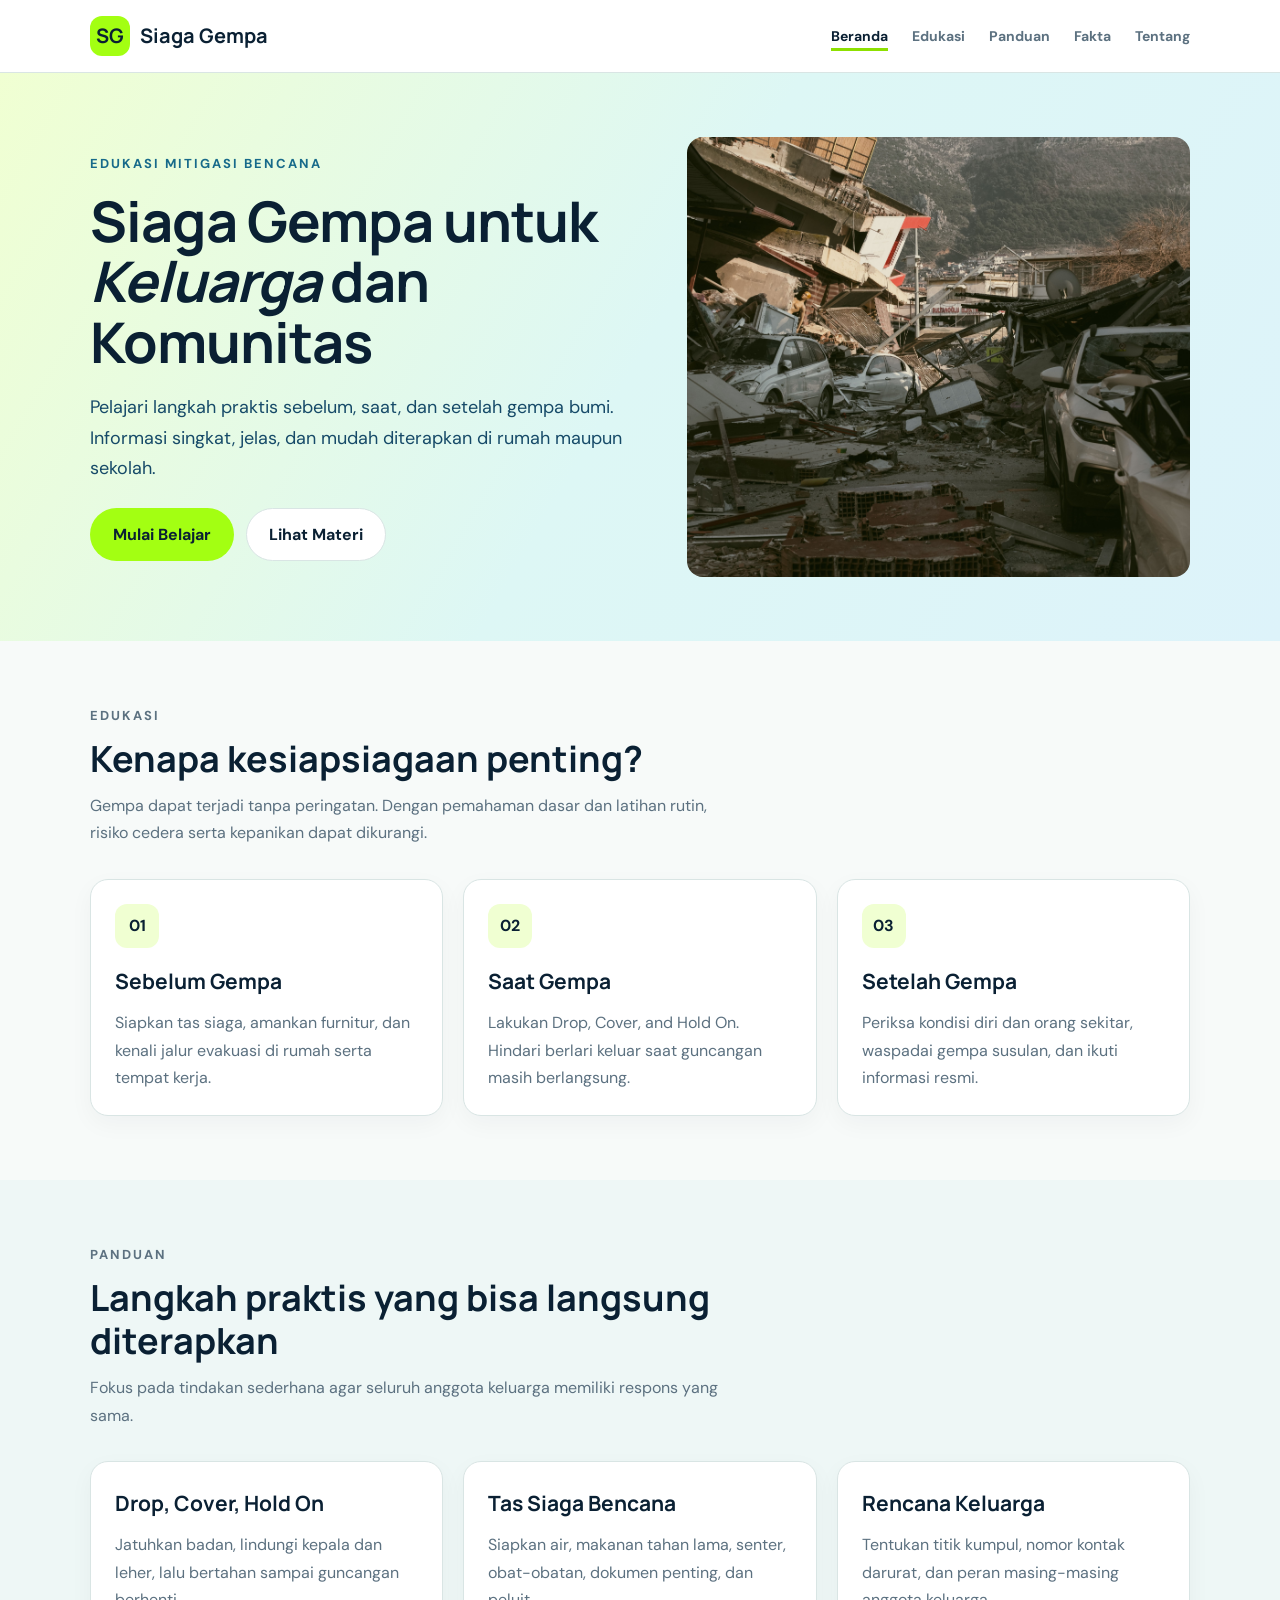
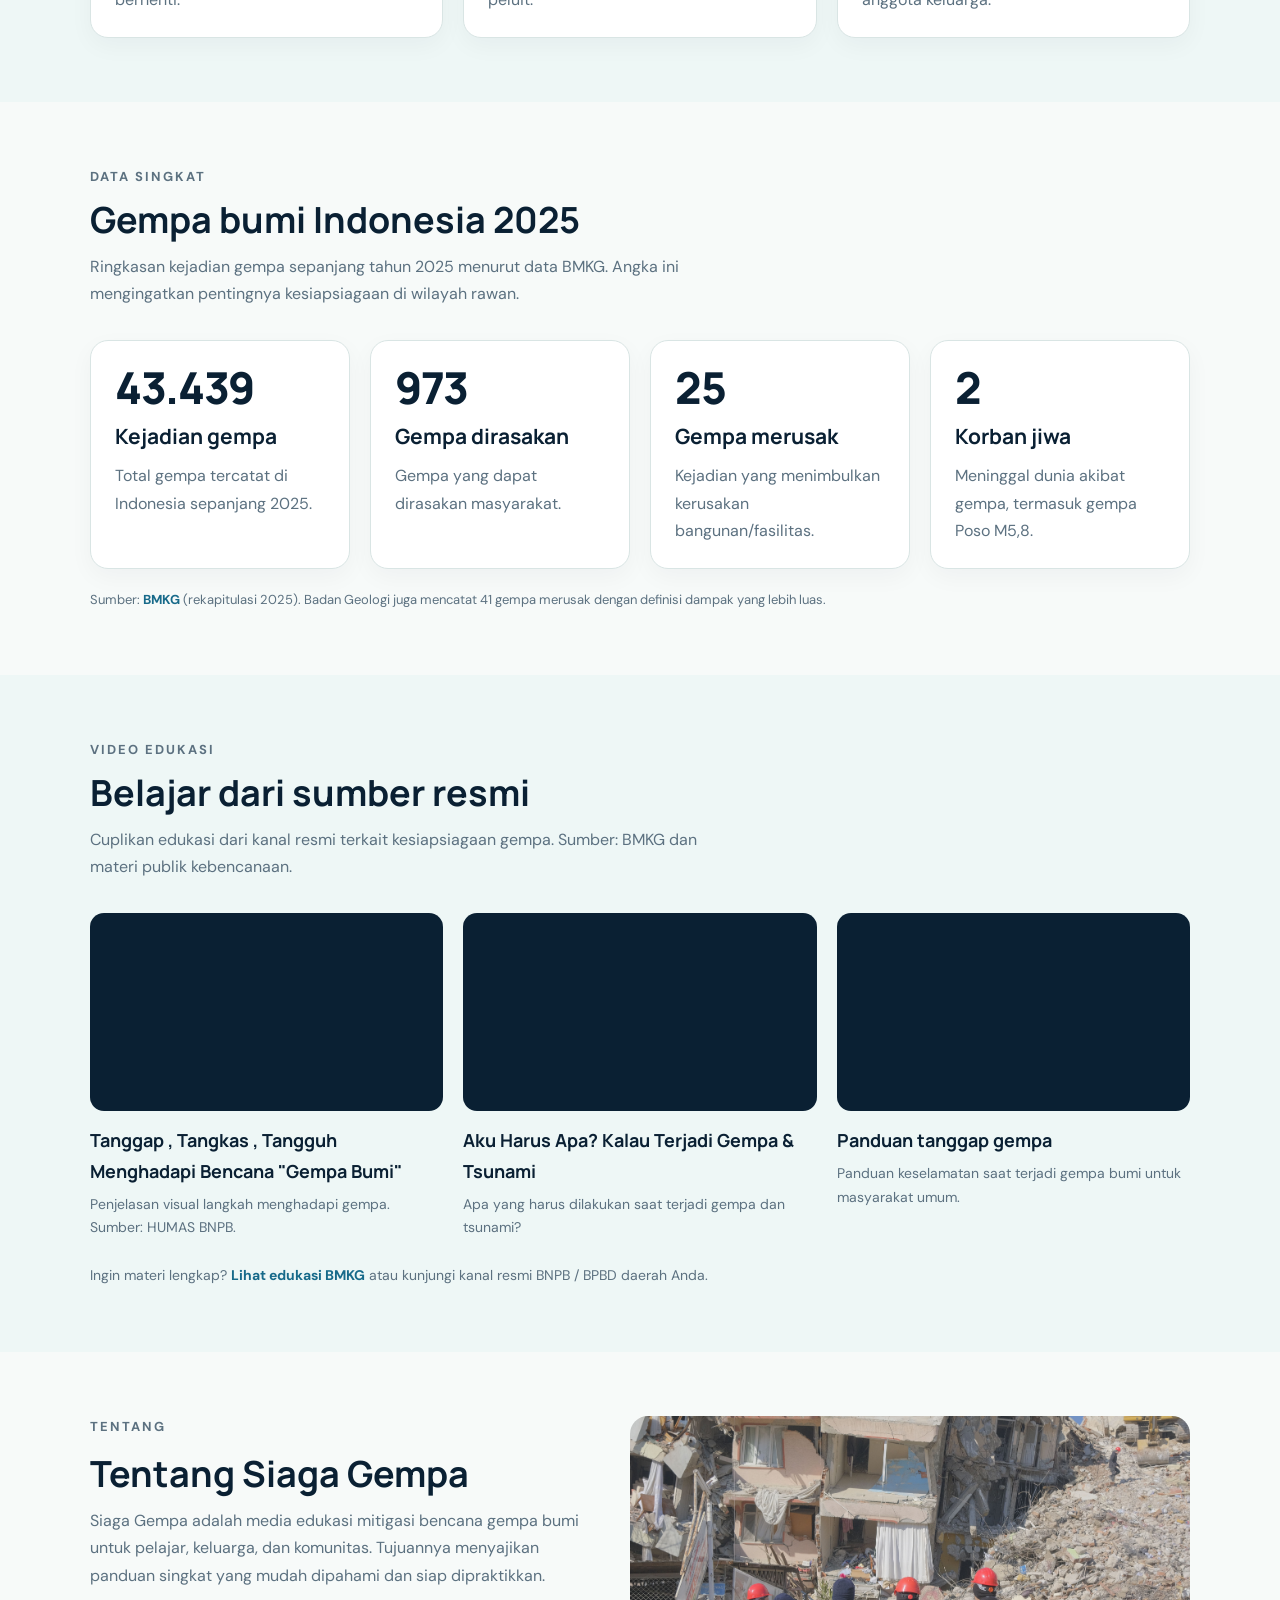
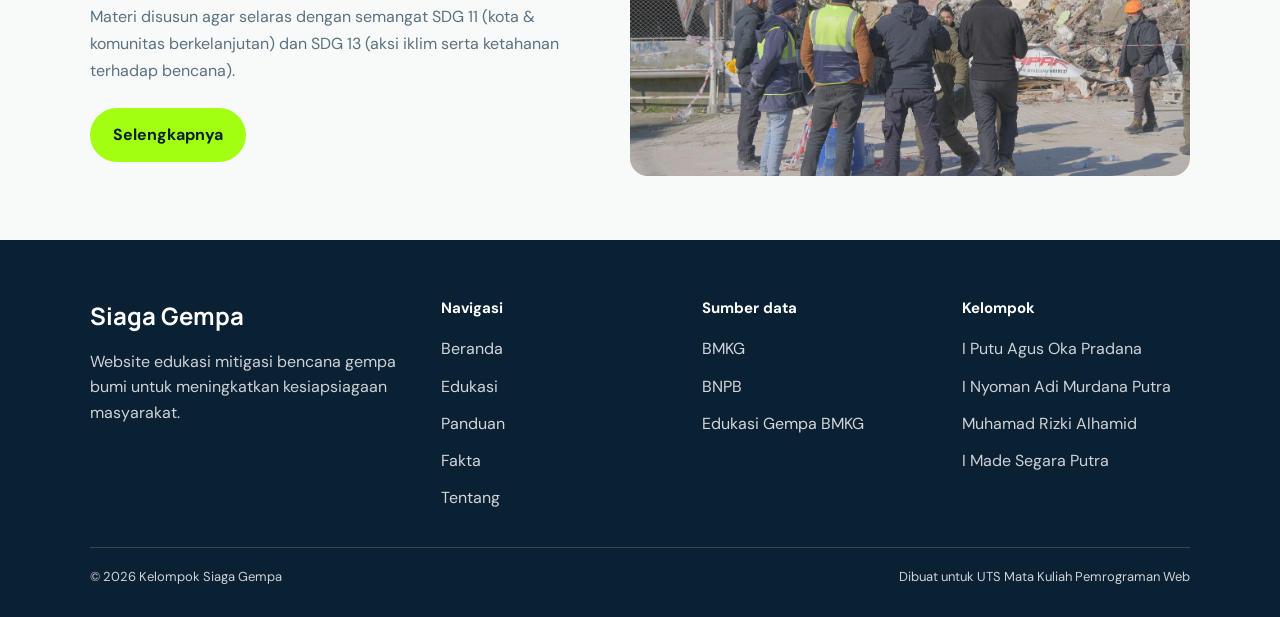
<file: index.html>
<!DOCTYPE html>
<html lang="id">
<head>
    <meta charset="UTF-8">
    <meta name="viewport" content="width=device-width, initial-scale=1.0">
    <title>Siaga Gempa | Edukasi Mitigasi Bencana</title>
    <meta name="description" content="Website edukasi mitigasi bencana gempa bumi untuk meningkatkan kesiapsiagaan masyarakat.">
    <link rel="preconnect" href="https://fonts.googleapis.com">
    <link rel="preconnect" href="https://fonts.gstatic.com" crossorigin>
    <link href="https://fonts.googleapis.com/css2?family=DM+Sans:ital,opsz,wght@0,9..40,400;0,9..40,500;0,9..40,700;1,9..40,400&family=Manrope:wght@600;700;800&display=swap" rel="stylesheet">
    <link rel="stylesheet" href="style.css">
</head>
<body>
    <header class="header">
        <div class="container navbar">
            <a class="logo" href="index.html" aria-label="Siaga Gempa beranda">
                <span class="logo-mark" aria-hidden="true">SG</span>
                <span>Siaga Gempa</span>
            </a>

            <button class="nav-toggle" type="button" aria-label="Buka menu" aria-expanded="false" aria-controls="nav-menu">
                <svg width="22" height="22" viewBox="0 0 24 24" fill="none" aria-hidden="true">
                    <path d="M4 7H20M4 12H20M4 17H20" stroke="currentColor" stroke-width="2" stroke-linecap="round"/>
                </svg>
            </button>

            <nav id="nav-menu" class="nav-panel" aria-label="Navigasi utama">
                <ul class="nav-menu">
                    <li><a href="index.html" class="active">Beranda</a></li>
                    <li><a href="edukasi.html">Edukasi</a></li>
                    <li><a href="#panduan">Panduan</a></li>
                    <li><a href="#fakta">Fakta</a></li>
                    <li><a href="tentang.html">Tentang</a></li>
                </ul>
            </nav>
        </div>
    </header>

    <main>
        <section class="hero">
            <div class="container hero-grid">
                <div class="hero-content">
                    <p class="hero-label">Edukasi Mitigasi Bencana</p>
                    <h1>Siaga Gempa untuk <em>Keluarga</em> dan Komunitas</h1>
                    <p class="hero-description">
                        Pelajari langkah praktis sebelum, saat, dan setelah gempa bumi.
                        Informasi singkat, jelas, dan mudah diterapkan di rumah maupun sekolah.
                    </p>
                    <div class="hero-actions">
                        <a class="button button-primary" href="#panduan">Mulai Belajar</a>
                        <a class="button button-secondary" href="#edukasi">Lihat Materi</a>
                    </div>
                </div>

                <div class="hero-visual">
                    <img
                        src="images/Hero.jpg"
                        alt="Ilustrasi kesiapsiagaan menghadapi gempa bumi"
                        width="640"
                        height="480"
                    >
                </div>
            </div>
        </section>

        <section id="edukasi" class="section">
            <div class="container">
                <div class="section-heading">
                    <p class="section-label">Edukasi</p>
                    <h2>Kenapa kesiapsiagaan penting?</h2>
                    <p>
                        Gempa dapat terjadi tanpa peringatan. Dengan pemahaman dasar dan latihan rutin,
                        risiko cedera serta kepanikan dapat dikurangi.
                    </p>
                </div>

                <div class="card-grid">
                    <article class="info-card">
                        <div class="card-number">01</div>
                        <h3>Sebelum Gempa</h3>
                        <p>Siapkan tas siaga, amankan furnitur, dan kenali jalur evakuasi di rumah serta tempat kerja.</p>
                    </article>
                    <article class="info-card">
                        <div class="card-number">02</div>
                        <h3>Saat Gempa</h3>
                        <p>Lakukan Drop, Cover, and Hold On. Hindari berlari keluar saat guncangan masih berlangsung.</p>
                    </article>
                    <article class="info-card">
                        <div class="card-number">03</div>
                        <h3>Setelah Gempa</h3>
                        <p>Periksa kondisi diri dan orang sekitar, waspadai gempa susulan, dan ikuti informasi resmi.</p>
                    </article>
                </div>
            </div>
        </section>

        <section id="panduan" class="section section-alt">
            <div class="container">
                <div class="section-heading">
                    <p class="section-label">Panduan</p>
                    <h2>Langkah praktis yang bisa langsung diterapkan</h2>
                    <p>Fokus pada tindakan sederhana agar seluruh anggota keluarga memiliki respons yang sama.</p>
                </div>

                <div class="card-grid">
                    <article class="info-card">
                        <h3>Drop, Cover, Hold On</h3>
                        <p>Jatuhkan badan, lindungi kepala dan leher, lalu bertahan sampai guncangan berhenti.</p>
                    </article>
                    <article class="info-card">
                        <h3>Tas Siaga Bencana</h3>
                        <p>Siapkan air, makanan tahan lama, senter, obat-obatan, dokumen penting, dan peluit.</p>
                    </article>
                    <article class="info-card">
                        <h3>Rencana Keluarga</h3>
                        <p>Tentukan titik kumpul, nomor kontak darurat, dan peran masing-masing anggota keluarga.</p>
                    </article>
                </div>
            </div>
        </section>

        <section id="fakta" class="section">
            <div class="container">
                <div class="section-heading">
                    <p class="section-label">Data singkat</p>
                    <h2>Gempa bumi Indonesia 2025</h2>
                    <p>
                        Ringkasan kejadian gempa sepanjang tahun 2025 menurut data BMKG.
                        Angka ini mengingatkan pentingnya kesiapsiagaan di wilayah rawan.
                    </p>
                </div>

                <div class="card-grid fact-grid">
                    <article class="info-card stat-card">
                        <p class="stat-value">43.439</p>
                        <h3>Kejadian gempa</h3>
                        <p>Total gempa tercatat di Indonesia sepanjang 2025.</p>
                    </article>
                    <article class="info-card stat-card">
                        <p class="stat-value">973</p>
                        <h3>Gempa dirasakan</h3>
                        <p>Gempa yang dapat dirasakan masyarakat.</p>
                    </article>
                    <article class="info-card stat-card">
                        <p class="stat-value">25</p>
                        <h3>Gempa merusak</h3>
                        <p>Kejadian yang menimbulkan kerusakan bangunan/fasilitas.</p>
                    </article>
                    <article class="info-card stat-card">
                        <p class="stat-value">2</p>
                        <h3>Korban jiwa</h3>
                        <p>Meninggal dunia akibat gempa, termasuk gempa Poso M5,8.</p>
                    </article>
                </div>

                <p class="fact-source">
                    Sumber:
                    <a href="https://www.bmkg.go.id/" target="_blank" rel="noopener noreferrer">BMKG</a>
                    (rekapitulasi 2025). Badan Geologi juga mencatat 41 gempa merusak dengan definisi dampak yang lebih luas.
                </p>
            </div>
        </section>

        <section id="video" class="section section-alt">
            <div class="container">
                <div class="section-heading">
                    <p class="section-label">Video edukasi</p>
                    <h2>Belajar dari sumber resmi</h2>
                    <p>
                        Cuplikan edukasi dari kanal resmi terkait kesiapsiagaan gempa.
                        Sumber: BMKG dan materi publik kebencanaan.
                    </p>
                </div>

                <div class="video-grid">
                    <article class="video-card">
                        <div class="video-frame">
                            <iframe 
                            src="https://www.youtube.com/embed/nk38uvgEWkM?si=nf3neguqrBUx8cnx"
                            title="Tanggap , Tangkas , Tangguh Menghadapi Bencana Gempa Bumi" 
                            loading="lazy"
                            allow="accelerometer; autoplay; clipboard-write; encrypted-media; gyroscope; picture-in-picture; web-share"
                            allowfullscreen
                            ></iframe>
                        </div>
                        <h3>Tanggap , Tangkas , Tangguh Menghadapi Bencana "Gempa Bumi"</h3>
                        <p>Penjelasan visual langkah menghadapi gempa. Sumber: HUMAS BNPB.</p>
                    </article>

                    <article class="video-card">
                        <div class="video-frame">
                            <iframe
                                src="https://www.youtube.com/embed/9e6PO4v26Xs?si=sYLV2eRKDoJ7qIVa"
                                title="Aku Harus Apa? Kalau Terjadi Gempa & Tsunami | Edukasi Mitigasi Bencana untuk Anak"
                                loading="lazy"
                                allow="accelerometer; autoplay; clipboard-write; encrypted-media; gyroscope; picture-in-picture; web-share"
                                allowfullscreen
                            ></iframe>
                        </div>
                        <h3>Aku Harus Apa? Kalau Terjadi Gempa & Tsunami</h3>
                        <p>Apa yang harus dilakukan saat terjadi gempa dan tsunami?</p>
                    </article>

                    <article class="video-card">
                        <div class="video-frame">
                            <iframe
                                src="https://www.youtube.com/embed/zCkdh8uOBeM"
                                title="Panduan keselamatan tanggap gempa bumi"
                                loading="lazy"
                                allow="accelerometer; autoplay; clipboard-write; encrypted-media; gyroscope; picture-in-picture; web-share"
                                allowfullscreen
                            ></iframe>
                        </div>
                        <h3>Panduan tanggap gempa</h3>
                        <p>Panduan keselamatan saat terjadi gempa bumi untuk masyarakat umum.</p>
                    </article>
                </div>

                <p class="video-note">
                    Ingin materi lengkap?
                    <a href="https://www.bmkg.go.id/gempabumi/mitigasi/edukasi-gempabumi-tsunami" target="_blank" rel="noopener noreferrer">Lihat edukasi BMKG</a>
                    atau kunjungi kanal resmi BNPB / BPBD daerah Anda.
                </p>
            </div>
        </section>

        <section id="tentang" class="section">
            <div class="container split-layout">
                <div class="split-content about-content">
                    <p class="section-label">Tentang</p>
                    <h2>Tentang Siaga Gempa</h2>
                    <p>
                        Siaga Gempa adalah media edukasi mitigasi bencana gempa bumi untuk pelajar, keluarga,
                        dan komunitas. Tujuannya menyajikan panduan singkat yang mudah dipahami dan siap dipraktikkan.
                    </p>
                    <p>
                        Materi disusun agar selaras dengan semangat SDG 11 (kota &amp; komunitas berkelanjutan)
                        dan SDG 13 (aksi iklim serta ketahanan terhadap bencana).
                    </p>
                    <a class="button button-primary" href="tentang.html">Selengkapnya</a>
                </div>

                <figure class="split-media split-media--lg">
                    <img
                        src="images/Tentang.jpg"
                        alt="Tim dan komunitas Siaga Gempa sedang belajar kesiapsiagaan"
                        width="720"
                        height="540"
                    >
                </figure>
            </div>
        </section>
    </main>

    <footer class="footer">
        <div class="container">
            <div class="footer-grid">
                <div class="footer-brand">
                    <h2>Siaga Gempa</h2>
                    <p>Website edukasi mitigasi bencana gempa bumi untuk meningkatkan kesiapsiagaan masyarakat.</p>
                </div>

                <div class="footer-col">
                    <h3>Navigasi</h3>
                    <ul class="footer-links">
                        <li><a href="index.html">Beranda</a></li>
                        <li><a href="#edukasi">Edukasi</a></li>
                        <li><a href="#panduan">Panduan</a></li>
                        <li><a href="#fakta">Fakta</a></li>
                        <li><a href="tentang.html">Tentang</a></li>
                    </ul>
                </div>

                <div class="footer-col">
                    <h3>Sumber data</h3>
                    <ul class="footer-links">
                        <li><a href="https://www.bmkg.go.id/" target="_blank" rel="noopener noreferrer">BMKG</a></li>
                        <li><a href="https://www.bnpb.go.id/" target="_blank" rel="noopener noreferrer">BNPB</a></li>
                        <li><a href="https://www.bmkg.go.id/gempabumi/mitigasi/edukasi-gempabumi-tsunami" target="_blank" rel="noopener noreferrer">Edukasi Gempa BMKG</a></li>
                    </ul>
                </div>

                <div class="footer-col">
                    <h3>Kelompok</h3>
                    <ul class="footer-links">
                        <li>I Putu Agus Oka Pradana</li>
                        <li>I Nyoman Adi Murdana Putra</li>
                        <li>Muhamad Rizki Alhamid</li>
                        <li>I Made Segara Putra</li>
                    </ul>
                </div>
            </div>

            <div class="footer-bottom">
                <p>© 2026 Kelompok Siaga Gempa</p>
                <p>Dibuat untuk UTS Mata Kuliah Pemrograman Web</p>
            </div>
        </div>
    </footer>

    <script>
        const toggle = document.querySelector(".nav-toggle");
        const panel = document.querySelector(".nav-panel");

        if (toggle && panel) {
            toggle.addEventListener("click", () => {
                const isOpen = panel.classList.toggle("open");
                toggle.setAttribute("aria-expanded", String(isOpen));
            });

            panel.querySelectorAll("a").forEach((link) => {
                link.addEventListener("click", () => {
                    panel.classList.remove("open");
                    toggle.setAttribute("aria-expanded", "false");
                });
            });
        }
    </script>
</body>
</html>
</file>
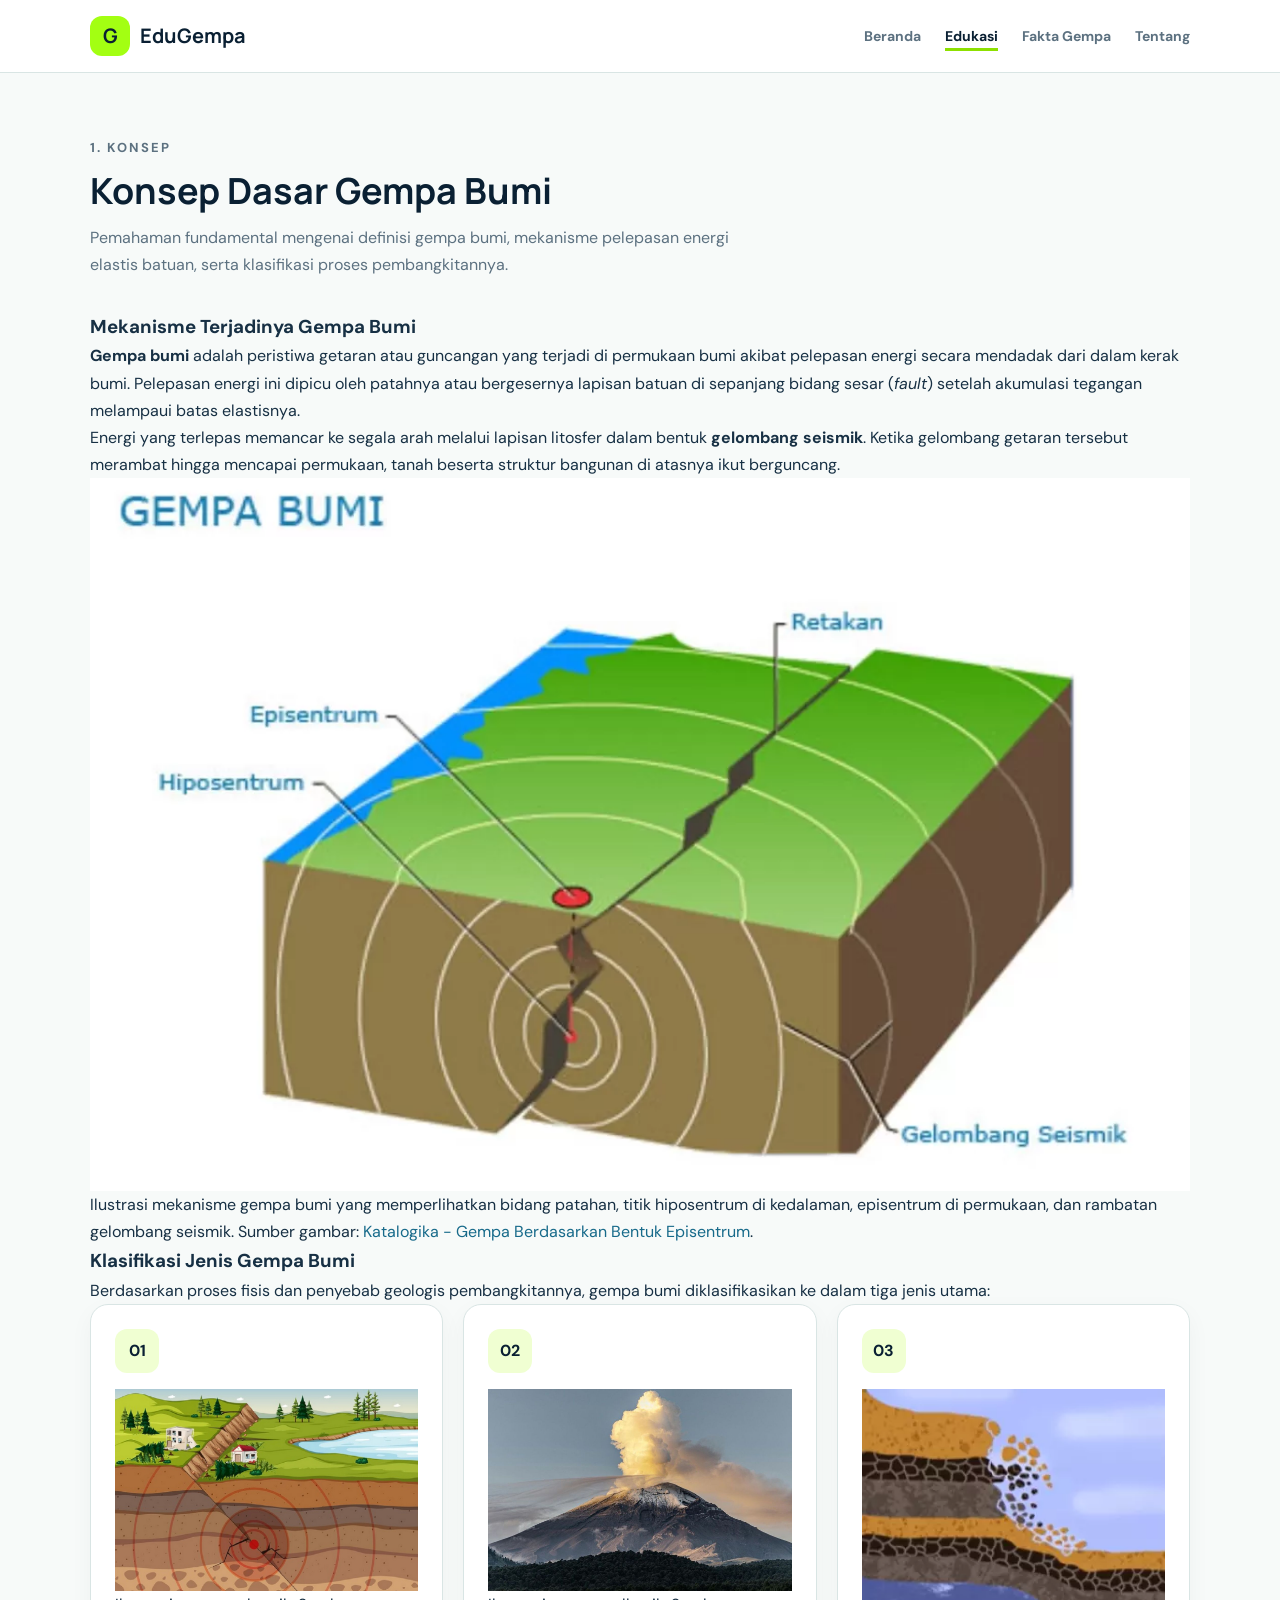
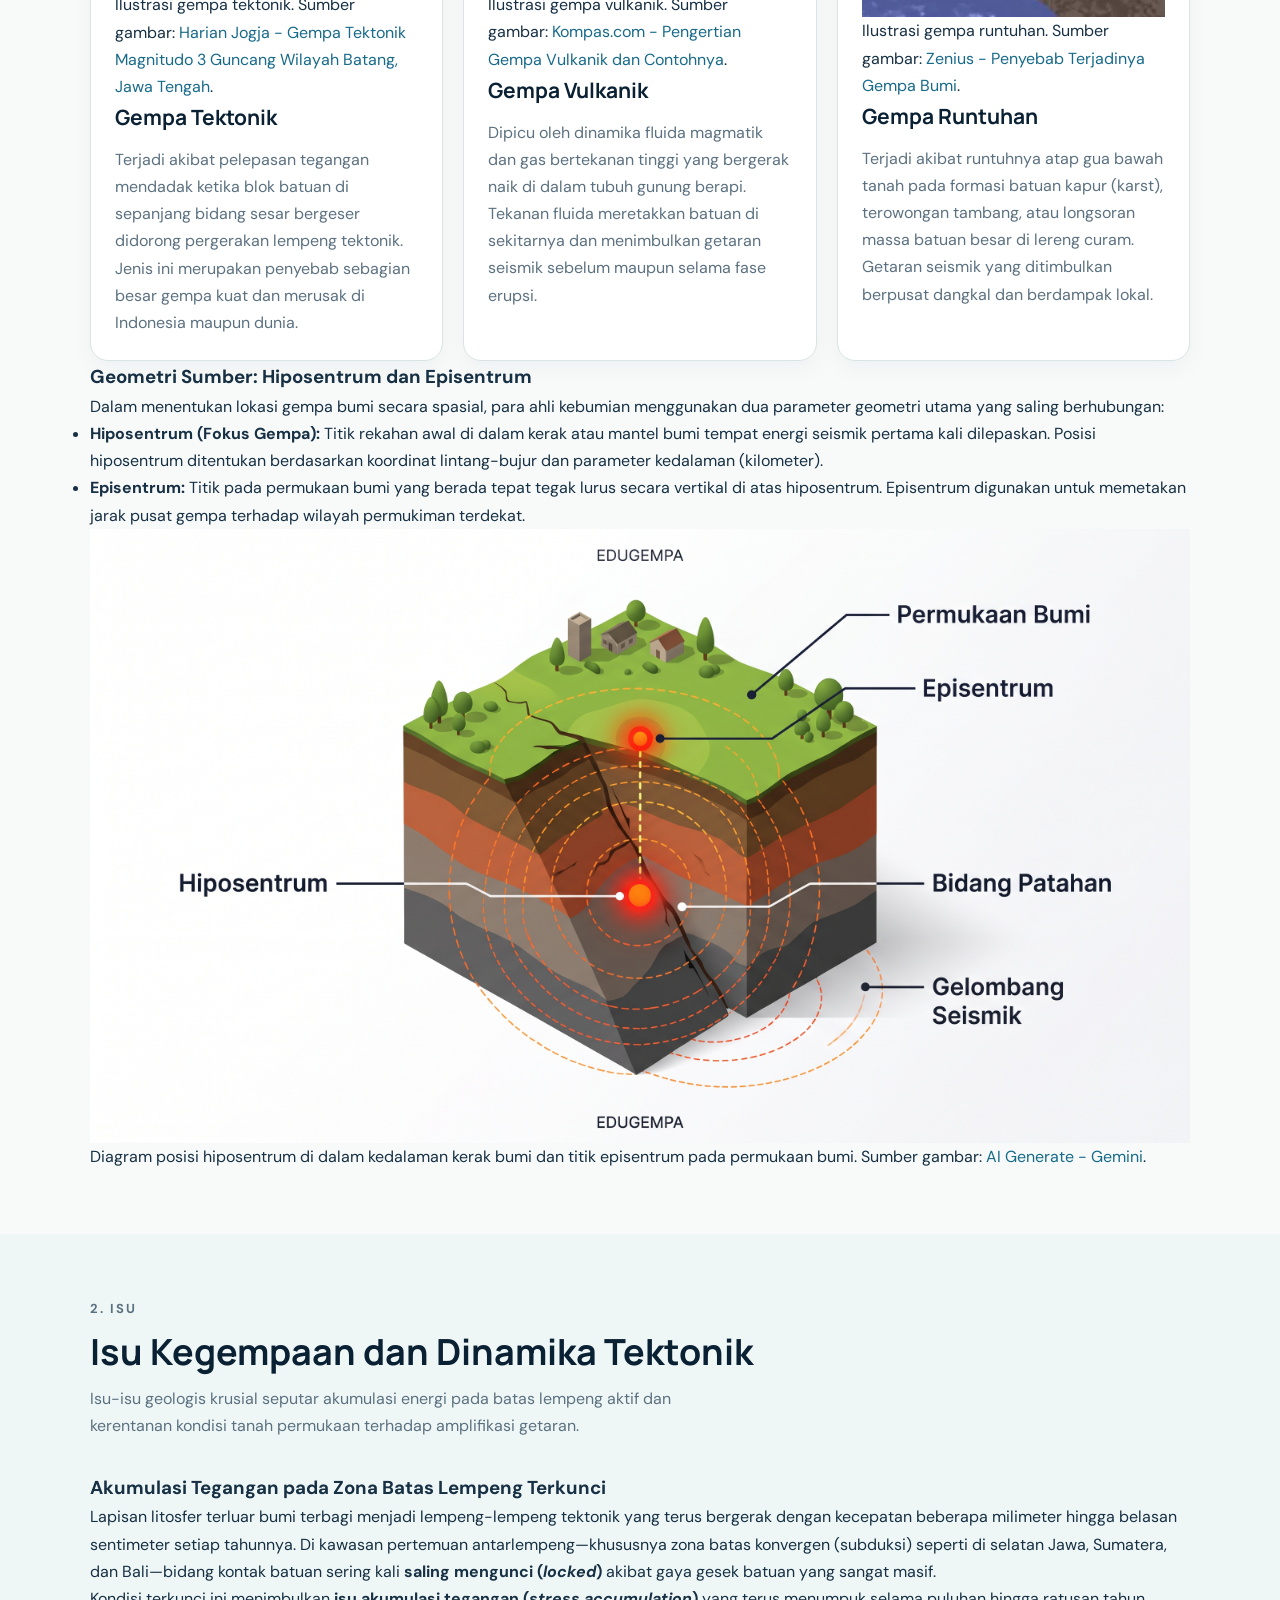
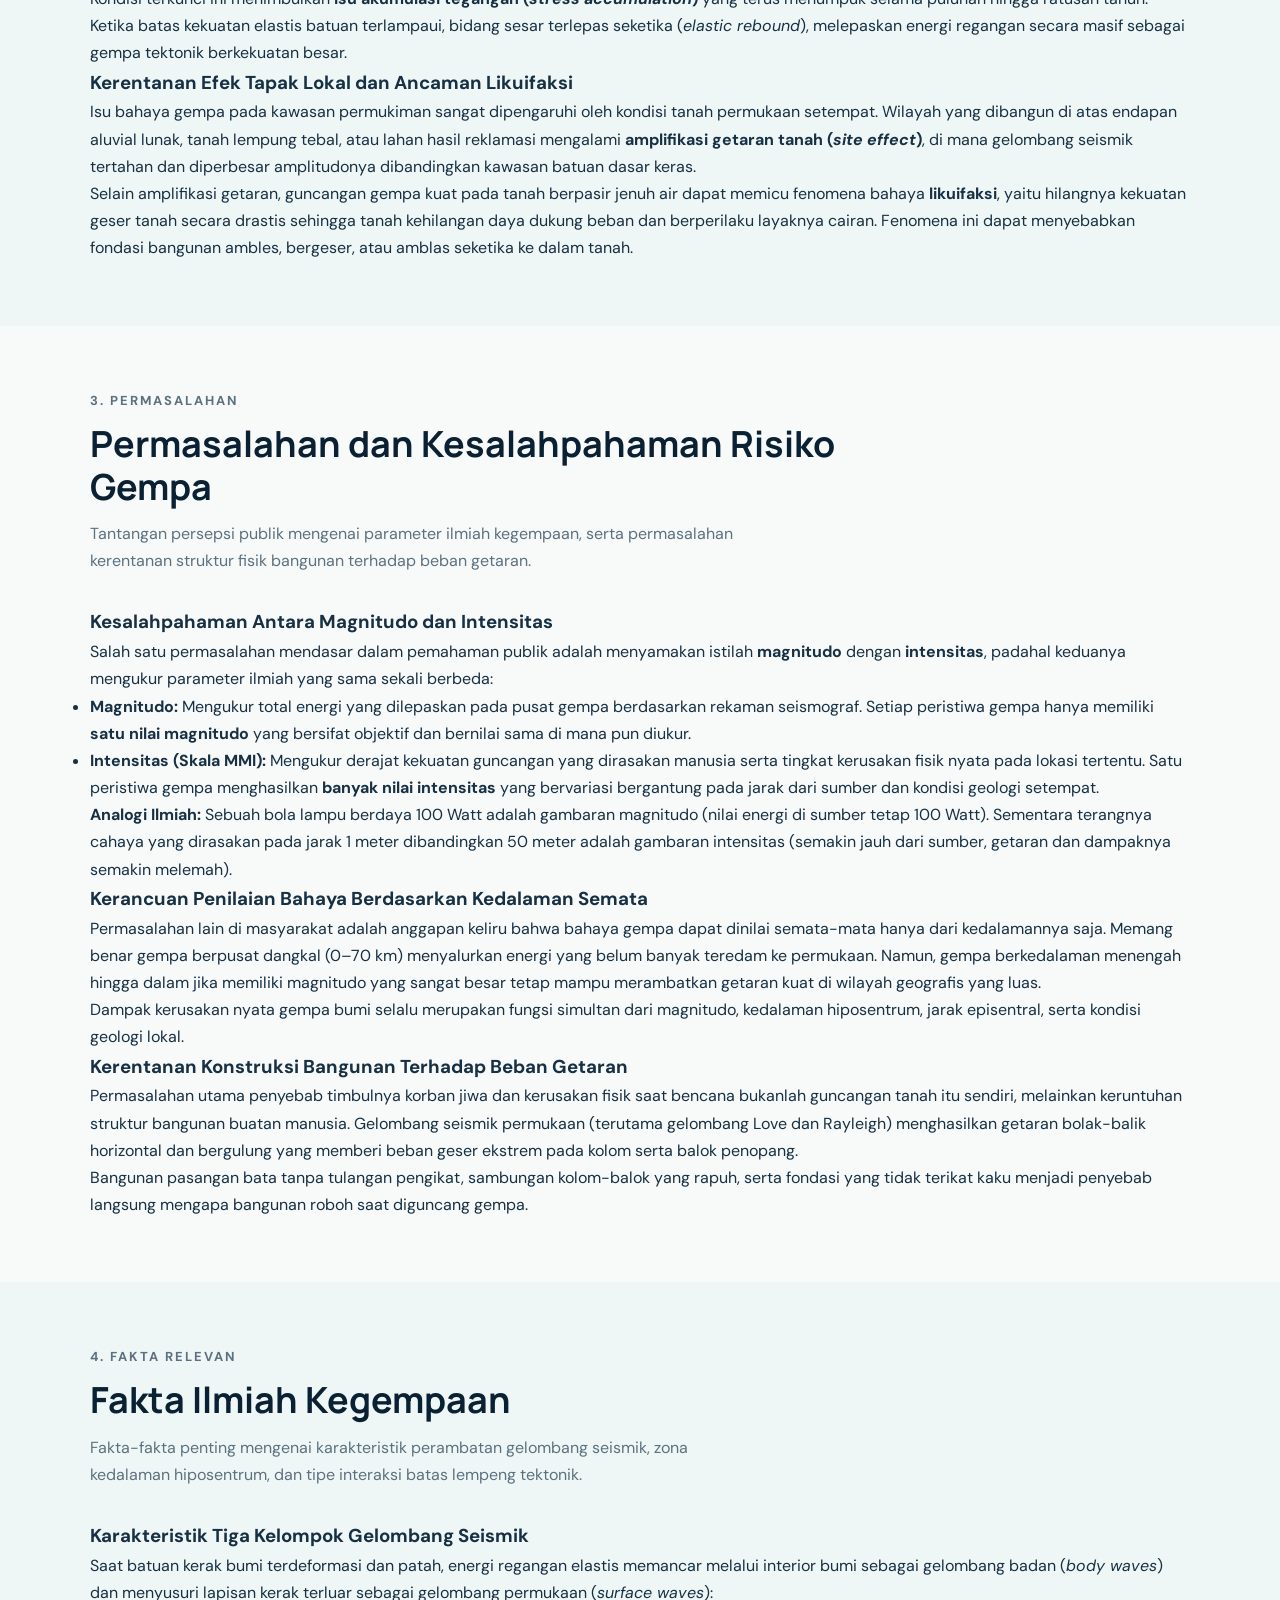
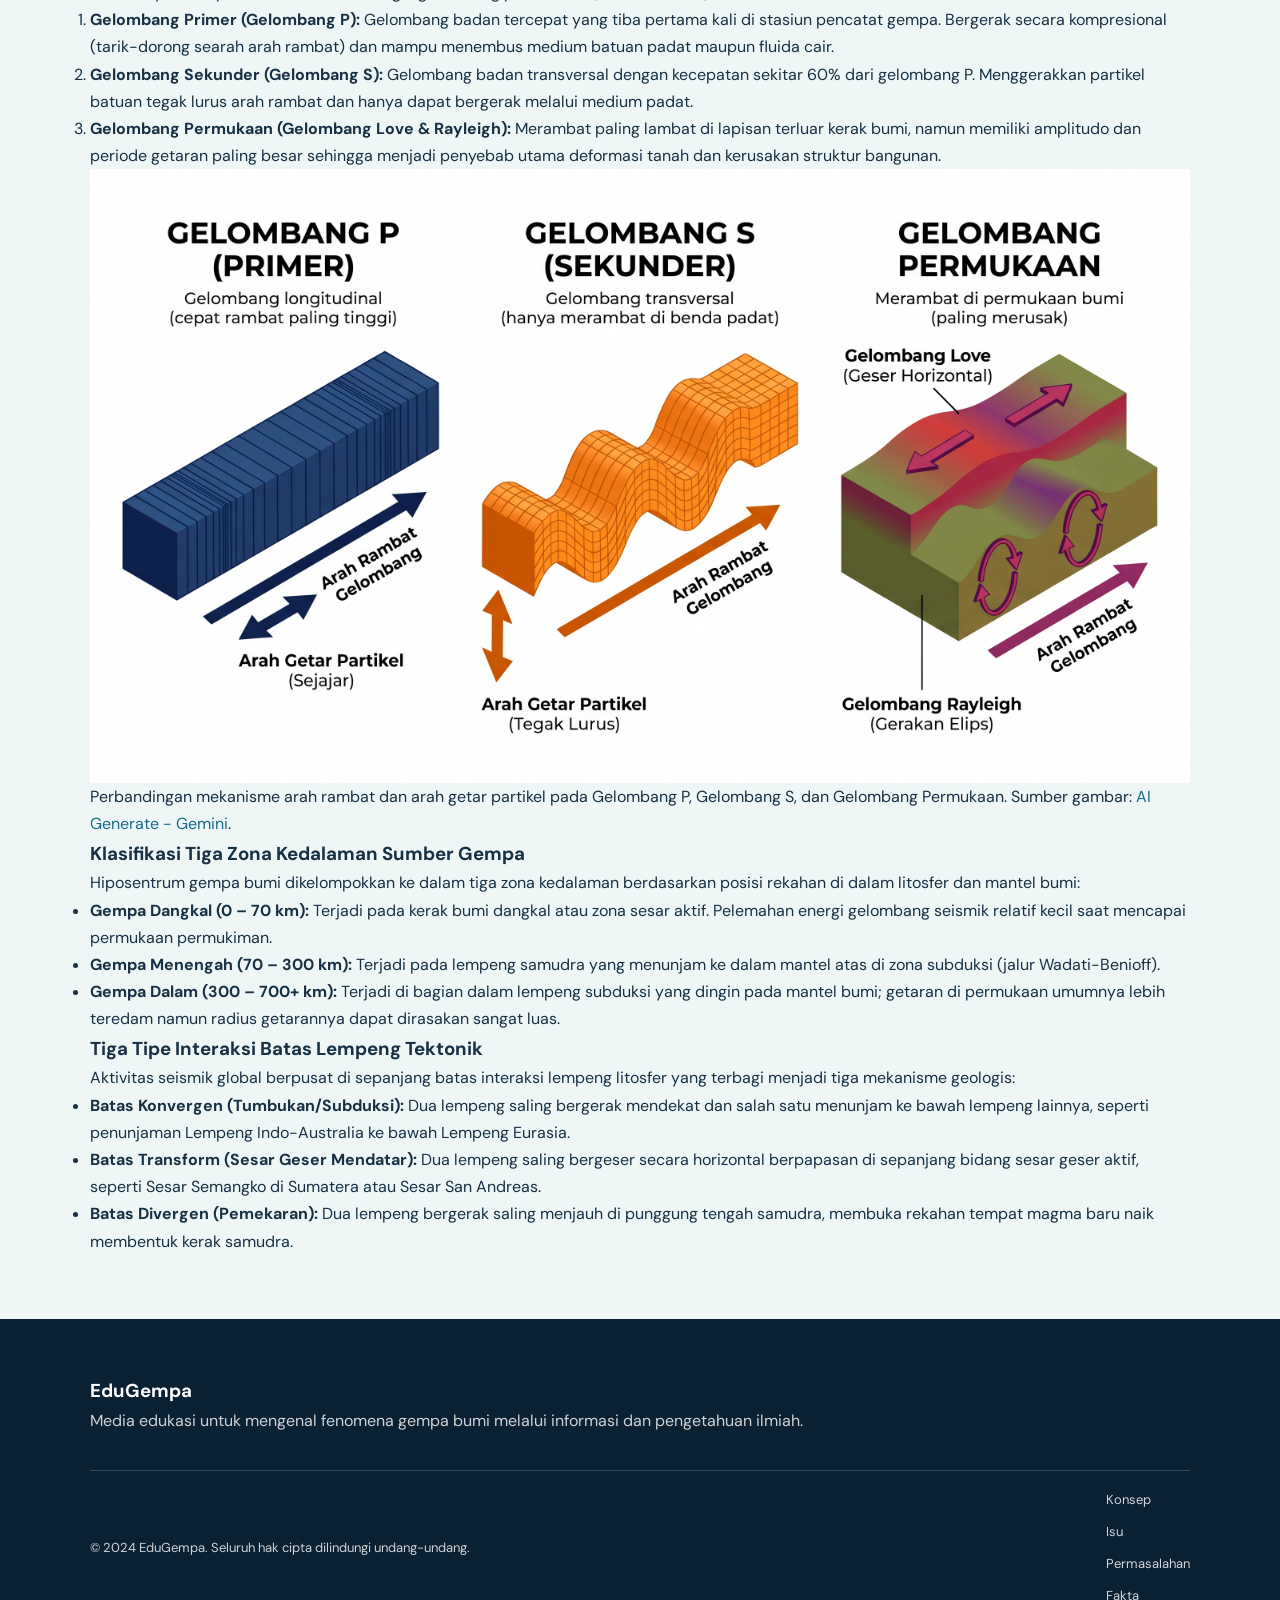
<file: edukasi.html>
<!DOCTYPE html>
<html lang="id">
<head>
    <meta charset="UTF-8">
    <meta name="viewport" content="width=device-width, initial-scale=1.0">

    <title>Edukasi Gempa Bumi | EduGempa</title>

    <!-- CSS bersama tim: layout dasar style.css dipertahankan, penyesuaian dihimpun dengan skop .page-edukasi -->
    <link rel="stylesheet" href="style.css">

    <!-- Font dari Google Fonts -->
    <link rel="preconnect" href="https://fonts.googleapis.com">
    <link rel="preconnect" href="https://fonts.gstatic.com" crossorigin>
    <link href="https://fonts.googleapis.com/css2?family=DM+Sans:wght@400;500;700&family=Manrope:wght@400;500;700;800&display=swap" rel="stylesheet">
</head>

<body class="page-edukasi">

    <!-- NAVIGATION -->
    <header class="header">
        <nav class="navbar container" aria-label="Navigasi utama">

            <!-- Navigates to the homepage: index.html -->
            <a href="index.html" class="logo">
                <span class="logo-mark" aria-hidden="true">G</span>
                EduGempa
            </a>

            <button
                class="nav-toggle"
                type="button"
                aria-label="Buka menu navigasi"
                aria-controls="primary-navigation"
                aria-expanded="false"
            >
                <span aria-hidden="true">☰</span>
            </button>

            <ul class="nav-menu" id="primary-navigation">
                <!-- Navigation link: Home page (index.html) -->
                <li><a href="index.html">Beranda</a></li>
                <!-- Navigation link: Education page (current) -->
                <li><a href="edukasi.html" class="active">Edukasi</a></li>
                <li><a href="fakta.html">Fakta Gempa</a></li>
                <li><a href="tentang.html">Tentang</a></li>
            </ul>

        </nav>
    </header>


    <!-- MAIN CONTENT -->
    <main>

        <!-- 1. KATEGORI: KONSEP -->
        <section class="section" id="konsep" aria-labelledby="heading-konsep">
            <div class="container">

                <div class="section-heading" id="pengertian">
                    <p class="section-label">1. KONSEP</p>
                    <h2 id="heading-konsep">Konsep Dasar Gempa Bumi</h2>

                    <p>
                        Pemahaman fundamental mengenai definisi gempa bumi, mekanisme pelepasan
                        energi elastis batuan, serta klasifikasi proses pembangkitannya.
                    </p>
                </div>

                <div class="article-content">

                    <h3>Mekanisme Terjadinya Gempa Bumi</h3>

                    <p>
                        <strong>Gempa bumi</strong> adalah peristiwa getaran atau guncangan yang terjadi di
                        permukaan bumi akibat pelepasan energi secara mendadak dari dalam kerak bumi.
                        Pelepasan energi ini dipicu oleh patahnya atau bergesernya lapisan batuan
                        di sepanjang bidang sesar (<em>fault</em>) setelah akumulasi tegangan melampaui batas elastisnya.
                    </p>

                    <p>
                        Energi yang terlepas memancar ke segala arah melalui lapisan litosfer dalam
                        bentuk <strong>gelombang seismik</strong>. Ketika gelombang getaran tersebut merambat hingga
                        mencapai permukaan, tanah beserta struktur bangunan di atasnya ikut berguncang.
                    </p>

                    <figure>
                        <img
                            src="images/diagram-mekanisme-gempa.jpg"
                            alt="Diagram mekanisme gempa bumi yang menunjukkan retakan, hiposentrum, episentrum, dan gelombang seismik"
                            loading="lazy"
                        >

                        <figcaption>
                            Ilustrasi mekanisme gempa bumi yang memperlihatkan bidang patahan, titik hiposentrum di kedalaman, episentrum di permukaan, dan rambatan gelombang seismik.
                            <span class="image-source">
                                Sumber gambar:
                                <a
                                    href="https://www.katalogika.com/edukasi/pr-1441588390/gempa-berdasarkan-bentuk-episentrum"
                                    target="_blank"
                                    rel="noopener noreferrer"
                                >Katalogika - Gempa Berdasarkan Bentuk Episentrum</a>.
                            </span>
                        </figcaption>
                    </figure>

                    <h3>Klasifikasi Jenis Gempa Bumi</h3>

                    <p>
                        Berdasarkan proses fisis dan penyebab geologis pembangkitannya, gempa bumi
                        diklasifikasikan ke dalam tiga jenis utama:
                    </p>

                </div>

                <!-- KARTU JENIS GEMPA -->
                <div class="card-grid" id="penyebab">

                    <article class="info-card">
                        <div class="card-number">01</div>

                        <figure>
                            <img
                            src="images/gempa-tektonik.jpg"
                            alt="Ilustrasi pergeseran dua blok lempeng tektonik di sepanjang bidang patahan aktif yang memicu pelepasan energi gempa tektonik"
                            loading="lazy"
                        >
                            <figcaption>
                                <span class="image-caption">Ilustrasi gempa tektonik.</span>
                                <span class="image-source">
                                    Sumber gambar:
                                    <a
                                        href="https://jogjapolitan.harianjogja.com/r-1181162/lagi-wilayah-batang-jateng-digoyang-gempa-tektonik-magnitudo-3-pagi-ini"
                                        target="_blank"
                                        rel="noopener noreferrer"
                                    >Harian Jogja - Gempa Tektonik Magnitudo 3 Guncang Wilayah Batang, Jawa Tengah</a>.
                                </span>
                            </figcaption>
                        </figure>

                        <h3>Gempa Tektonik</h3>

                        <p>
                            Terjadi akibat pelepasan tegangan mendadak ketika blok batuan di sepanjang
                            bidang sesar bergeser didorong pergerakan lempeng tektonik. Jenis ini merupakan
                            penyebab sebagian besar gempa kuat dan merusak di Indonesia maupun dunia.
                        </p>
                    </article>

                    <article class="info-card">
                        <div class="card-number">02</div>

                        <figure>
                            <img
                            src="images/gempa-vulkanik.jpg"
                            alt="Ilustrasi penampang gunung berapi yang menunjukkan naiknya magma dan gas vulkanik melalui rekahan batuan sehingga memicu gempa vulkanik"
                            loading="lazy"
                        >
                            <figcaption>
                                <span class="image-caption">Ilustrasi gempa vulkanik.</span>
                                <span class="image-source">
                                    Sumber gambar:
                                    <a
                                        href="https://www.kompas.com/skola/read/2025/04/05/121000269/apa-yang-dimaksud-dengan-gempa-vulkanik-ini-contohnya-"
                                        target="_blank"
                                        rel="noopener noreferrer"
                                    >Kompas.com - Pengertian Gempa Vulkanik dan Contohnya</a>.
                                </span>
                            </figcaption>
                        </figure>

                        <h3>Gempa Vulkanik</h3>

                        <p>
                            Dipicu oleh dinamika fluida magmatik dan gas bertekanan tinggi yang bergerak
                            naik di dalam tubuh gunung berapi. Tekanan fluida meretakkan batuan di sekitarnya
                            dan menimbulkan getaran seismik sebelum maupun selama fase erupsi.
                        </p>
                    </article>

                    <article class="info-card">
                        <div class="card-number">03</div>

                        <figure>
                            <img
                            src="images/gempa-runtuhan.jpg"
                            alt="Ilustrasi runtuhnya atap gua karst atau rongga bawah tanah akibat gravitasi yang menimbulkan getaran gempa runtuhan secara lokal"
                            loading="lazy"
                        >
                            <figcaption>
                                <span class="image-caption">Ilustrasi gempa runtuhan.</span>
                                <span class="image-source">
                                    Sumber gambar:
                                    <a
                                        href="https://www.zenius.net/blog/penyebab-terjadinya-gempa-bumi/"
                                        target="_blank"
                                        rel="noopener noreferrer"
                                    >Zenius - Penyebab Terjadinya Gempa Bumi</a>.
                                </span>
                            </figcaption>
                        </figure>

                        <h3>Gempa Runtuhan</h3>

                        <p>
                            Terjadi akibat runtuhnya atap gua bawah tanah pada formasi batuan kapur (karst),
                            terowongan tambang, atau longsoran massa batuan besar di lereng curam. Getaran
                            seismik yang ditimbulkan berpusat dangkal dan berdampak lokal.
                        </p>
                    </article>

                </div>

                <!-- KONSEP GEOMETRI SUMBER -->
                <div class="article-content">

                    <h3>Geometri Sumber: Hiposentrum dan Episentrum</h3>

                    <p>
                        Dalam menentukan lokasi gempa bumi secara spasial, para ahli kebumian menggunakan dua
                        parameter geometri utama yang saling berhubungan:
                    </p>

                    <ul>
                        <li>
                            <strong>Hiposentrum (Fokus Gempa):</strong> Titik rekahan awal di dalam kerak atau mantel
                            bumi tempat energi seismik pertama kali dilepaskan. Posisi hiposentrum ditentukan berdasarkan
                            koordinat lintang-bujur dan parameter kedalaman (kilometer).
                        </li>
                        <li>
                            <strong>Episentrum:</strong> Titik pada permukaan bumi yang berada tepat tegak lurus
                            secara vertikal di atas hiposentrum. Episentrum digunakan untuk memetakan jarak pusat
                            gempa terhadap wilayah permukiman terdekat.
                        </li>
                    </ul>

                    <figure>
                        <img
                            src="images/diagram-hiposentrum-episentrum.jpg"
                            alt="Diagram tiga dimensi yang memperlihatkan perbedaan posisi hiposentrum di kedalaman bidang patahan dan titik episentrum tepat di atasnya pada permukaan bumi"
                            loading="lazy"
                        >

                        <figcaption>
                            Diagram posisi hiposentrum di dalam kedalaman kerak bumi dan titik episentrum pada permukaan bumi.
                            <span class="image-source">
                                Sumber gambar:
                                <a>AI Generate - Gemini</a>.
                            </span>
                        </figcaption>
                    </figure>

                </div>

            </div>
        </section>


        <!-- 2. KATEGORI: ISU -->
        <section class="section section-alt" id="isu" aria-labelledby="heading-isu">
            <div class="container">

                <div class="section-heading">
                    <p class="section-label">2. ISU</p>
                    <h2 id="heading-isu">Isu Kegempaan dan Dinamika Tektonik</h2>

                    <p>
                        Isu-isu geologis krusial seputar akumulasi energi pada batas lempeng aktif
                        dan kerentanan kondisi tanah permukaan terhadap amplifikasi getaran.
                    </p>
                </div>

                <div class="article-content">

                    <h3>Akumulasi Tegangan pada Zona Batas Lempeng Terkunci</h3>

                    <p>
                        Lapisan litosfer terluar bumi terbagi menjadi lempeng-lempeng tektonik yang terus bergerak
                        dengan kecepatan beberapa milimeter hingga belasan sentimeter setiap tahunnya. Di kawasan
                        pertemuan antarlempeng—khususnya zona batas konvergen (subduksi) seperti di selatan Jawa,
                        Sumatera, dan Bali—bidang kontak batuan sering kali <strong>saling mengunci (<em>locked</em>)</strong>
                        akibat gaya gesek batuan yang sangat masif.
                    </p>

                    <p>
                        Kondisi terkunci ini menimbulkan <strong>isu akumulasi tegangan (<em>stress accumulation</em>)</strong>
                        yang terus menumpuk selama puluhan hingga ratusan tahun. Ketika batas kekuatan elastis batuan
                        terlampaui, bidang sesar terlepas seketika (<em>elastic rebound</em>), melepaskan energi regangan
                        secara masif sebagai gempa tektonik berkekuatan besar.
                    </p>

                    <h3>Kerentanan Efek Tapak Lokal dan Ancaman Likuifaksi</h3>

                    <p>
                        Isu bahaya gempa pada kawasan permukiman sangat dipengaruhi oleh kondisi tanah permukaan setempat.
                        Wilayah yang dibangun di atas endapan aluvial lunak, tanah lempung tebal, atau lahan hasil reklamasi
                        mengalami <strong>amplifikasi getaran tanah (<em>site effect</em>)</strong>, di mana gelombang
                        seismik tertahan dan diperbesar amplitudonya dibandingkan kawasan batuan dasar keras.
                    </p>

                    <p>
                        Selain amplifikasi getaran, guncangan gempa kuat pada tanah berpasir jenuh air dapat memicu
                        fenomena bahaya <strong>likuifaksi</strong>, yaitu hilangnya kekuatan geser tanah secara drastis
                        sehingga tanah kehilangan daya dukung beban dan berperilaku layaknya cairan. Fenomena ini dapat
                        menyebabkan fondasi bangunan ambles, bergeser, atau amblas seketika ke dalam tanah.
                    </p>

                </div>

            </div>
        </section>


        <!-- 3. KATEGORI: PERMASALAHAN -->
        <section class="section" id="permasalahan" aria-labelledby="heading-permasalahan">
            <div class="container">

                <div class="section-heading">
                    <p class="section-label">3. PERMASALAHAN</p>
                    <h2 id="heading-permasalahan">Permasalahan dan Kesalahpahaman Risiko Gempa</h2>

                    <p>
                        Tantangan persepsi publik mengenai parameter ilmiah kegempaan,
                        serta permasalahan kerentanan struktur fisik bangunan terhadap beban getaran.
                    </p>
                </div>

                <div class="article-content">

                    <h3>Kesalahpahaman Antara Magnitudo dan Intensitas</h3>

                    <p>
                        Salah satu permasalahan mendasar dalam pemahaman publik adalah menyamakan istilah
                        <strong>magnitudo</strong> dengan <strong>intensitas</strong>, padahal keduanya
                        mengukur parameter ilmiah yang sama sekali berbeda:
                    </p>

                    <ul>
                        <li>
                            <strong>Magnitudo:</strong> Mengukur total energi yang dilepaskan pada pusat gempa
                            berdasarkan rekaman seismograf. Setiap peristiwa gempa hanya memiliki <strong>satu nilai magnitudo</strong>
                            yang bersifat objektif dan bernilai sama di mana pun diukur.
                        </li>
                        <li>
                            <strong>Intensitas (Skala MMI):</strong> Mengukur derajat kekuatan guncangan yang dirasakan
                            manusia serta tingkat kerusakan fisik nyata pada lokasi tertentu. Satu peristiwa gempa menghasilkan
                            <strong>banyak nilai intensitas</strong> yang bervariasi bergantung pada jarak dari sumber dan kondisi geologi setempat.
                        </li>
                    </ul>

                    <blockquote>
                        <strong>Analogi Ilmiah:</strong> Sebuah bola lampu berdaya 100 Watt adalah gambaran magnitudo
                        (nilai energi di sumber tetap 100 Watt). Sementara terangnya cahaya yang dirasakan pada jarak
                        1 meter dibandingkan 50 meter adalah gambaran intensitas (semakin jauh dari sumber, getaran dan dampaknya semakin melemah).
                    </blockquote>

                    <h3>Kerancuan Penilaian Bahaya Berdasarkan Kedalaman Semata</h3>

                    <p>
                        Permasalahan lain di masyarakat adalah anggapan keliru bahwa bahaya gempa dapat dinilai semata-mata
                        hanya dari kedalamannya saja. Memang benar gempa berpusat dangkal (0–70 km) menyalurkan energi yang
                        belum banyak teredam ke permukaan. Namun, gempa berkedalaman menengah hingga dalam jika memiliki magnitudo
                        yang sangat besar tetap mampu merambatkan getaran kuat di wilayah geografis yang luas.
                    </p>

                    <p>
                        Dampak kerusakan nyata gempa bumi selalu merupakan fungsi simultan dari magnitudo, kedalaman hiposentrum,
                        jarak episentral, serta kondisi geologi lokal.
                    </p>

                    <h3>Kerentanan Konstruksi Bangunan Terhadap Beban Getaran</h3>

                    <p>
                        Permasalahan utama penyebab timbulnya korban jiwa dan kerusakan fisik saat bencana bukanlah guncangan tanah
                        itu sendiri, melainkan keruntuhan struktur bangunan buatan manusia. Gelombang seismik permukaan
                        (terutama gelombang Love dan Rayleigh) menghasilkan getaran bolak-balik horizontal dan bergulung
                        yang memberi beban geser ekstrem pada kolom serta balok penopang.
                    </p>

                    <p>
                        Bangunan pasangan bata tanpa tulangan pengikat, sambungan kolom-balok yang rapuh, serta fondasi
                        yang tidak terikat kaku menjadi penyebab langsung mengapa bangunan roboh saat diguncang gempa.
                    </p>

                </div>

            </div>
        </section>


        <!-- 4. KATEGORI: FAKTA RELEVAN -->
        <section class="section section-alt" id="fakta" aria-labelledby="heading-fakta">
            <div class="container">

                <div class="section-heading">
                    <p class="section-label">4. FAKTA RELEVAN</p>
                    <h2 id="heading-fakta">Fakta Ilmiah Kegempaan</h2>

                    <p>
                        Fakta-fakta penting mengenai karakteristik perambatan gelombang seismik,
                        zona kedalaman hiposentrum, dan tipe interaksi batas lempeng tektonik.
                    </p>
                </div>

                <div class="article-content">

                    <h3>Karakteristik Tiga Kelompok Gelombang Seismik</h3>

                    <p>
                        Saat batuan kerak bumi terdeformasi dan patah, energi regangan elastis memancar melalui interior bumi
                        sebagai gelombang badan (<em>body waves</em>) dan menyusuri lapisan kerak terluar sebagai gelombang permukaan (<em>surface waves</em>):
                    </p>

                    <ol>
                        <li>
                            <strong>Gelombang Primer (Gelombang P):</strong> Gelombang badan tercepat yang tiba pertama kali
                            di stasiun pencatat gempa. Bergerak secara kompresional (tarik-dorong searah arah rambat)
                            dan mampu menembus medium batuan padat maupun fluida cair.
                        </li>
                        <li>
                            <strong>Gelombang Sekunder (Gelombang S):</strong> Gelombang badan transversal dengan kecepatan
                            sekitar 60% dari gelombang P. Menggerakkan partikel batuan tegak lurus arah rambat dan hanya
                            dapat bergerak melalui medium padat.
                        </li>
                        <li>
                            <strong>Gelombang Permukaan (Gelombang Love &amp; Rayleigh):</strong> Merambat paling lambat di lapisan
                            terluar kerak bumi, namun memiliki amplitudo dan periode getaran paling besar sehingga menjadi
                            penyebab utama deformasi tanah dan kerusakan struktur bangunan.
                        </li>
                    </ol>

                    <figure>
                        <img
                            src="images/diagram-gelombang-seismik.jpg"
                            alt="Diagram perbandingan pola rambatan Gelombang P (tarik-dorong), Gelombang S (geser tegak lurus), dan Gelombang Permukaan (Love dan Rayleigh)"
                            loading="lazy"
                        >

                        <figcaption>
                            Perbandingan mekanisme arah rambat dan arah getar partikel pada Gelombang P, Gelombang S, dan Gelombang Permukaan.
                            <span class="image-source">
                                Sumber gambar:
                                <a>AI Generate - Gemini</a>.
                            </span>
                        </figcaption>
                    </figure>

                    <h3>Klasifikasi Tiga Zona Kedalaman Sumber Gempa</h3>

                    <p>
                        Hiposentrum gempa bumi dikelompokkan ke dalam tiga zona kedalaman berdasarkan posisi rekahan di dalam litosfer dan mantel bumi:
                    </p>

                    <ul>
                        <li>
                            <strong>Gempa Dangkal (0 – 70 km):</strong> Terjadi pada kerak bumi dangkal atau zona sesar aktif.
                            Pelemahan energi gelombang seismik relatif kecil saat mencapai permukaan permukiman.
                        </li>
                        <li>
                            <strong>Gempa Menengah (70 – 300 km):</strong> Terjadi pada lempeng samudra yang menunjam ke dalam
                            mantel atas di zona subduksi (jalur Wadati-Benioff).
                        </li>
                        <li>
                            <strong>Gempa Dalam (300 – 700+ km):</strong> Terjadi di bagian dalam lempeng subduksi yang dingin
                            pada mantel bumi; getaran di permukaan umumnya lebih teredam namun radius getarannya dapat dirasakan sangat luas.
                        </li>
                    </ul>

                    <h3>Tiga Tipe Interaksi Batas Lempeng Tektonik</h3>

                    <p>
                        Aktivitas seismik global berpusat di sepanjang batas interaksi lempeng litosfer yang terbagi menjadi tiga mekanisme geologis:
                    </p>

                    <ul>
                        <li>
                            <strong>Batas Konvergen (Tumbukan/Subduksi):</strong> Dua lempeng saling bergerak mendekat dan salah satu
                            menunjam ke bawah lempeng lainnya, seperti penunjaman Lempeng Indo-Australia ke bawah Lempeng Eurasia.
                        </li>
                        <li>
                            <strong>Batas Transform (Sesar Geser Mendatar):</strong> Dua lempeng saling bergeser secara horizontal
                            berpapasan di sepanjang bidang sesar geser aktif, seperti Sesar Semangko di Sumatera atau Sesar San Andreas.
                        </li>
                        <li>
                            <strong>Batas Divergen (Pemekaran):</strong> Dua lempeng bergerak saling menjauh di punggung tengah samudra,
                            membuka rekahan tempat magma baru naik membentuk kerak samudra.
                        </li>
                    </ul>

                </div>

            </div>
        </section>

    </main>


    <!-- FOOTER -->
    <footer class="footer">
        <div class="container">

            <h3>EduGempa</h3>

            <p>
                Media edukasi untuk mengenal fenomena gempa bumi
                melalui informasi dan pengetahuan ilmiah.
            </p>

            <div class="footer-bottom">
                <p>
                    &copy; 2024 EduGempa. Seluruh hak cipta dilindungi undang-undang.
                </p>

                <ul class="footer-links">
                    <!-- Navigates to the Konsep section on this page -->
                    <li><a href="#konsep">Konsep</a></li>
                    <!-- Navigates to the Isu section on this page -->
                    <li><a href="#isu">Isu</a></li>
                    <!-- Navigates to the Permasalahan section on this page -->
                    <li><a href="#permasalahan">Permasalahan</a></li>
                    <!-- Navigates to the Fakta section on this page -->
                    <li><a href="#fakta">Fakta</a></li>
                </ul>
            </div>

        </div>
    </footer>

</body>
</html>
</file>
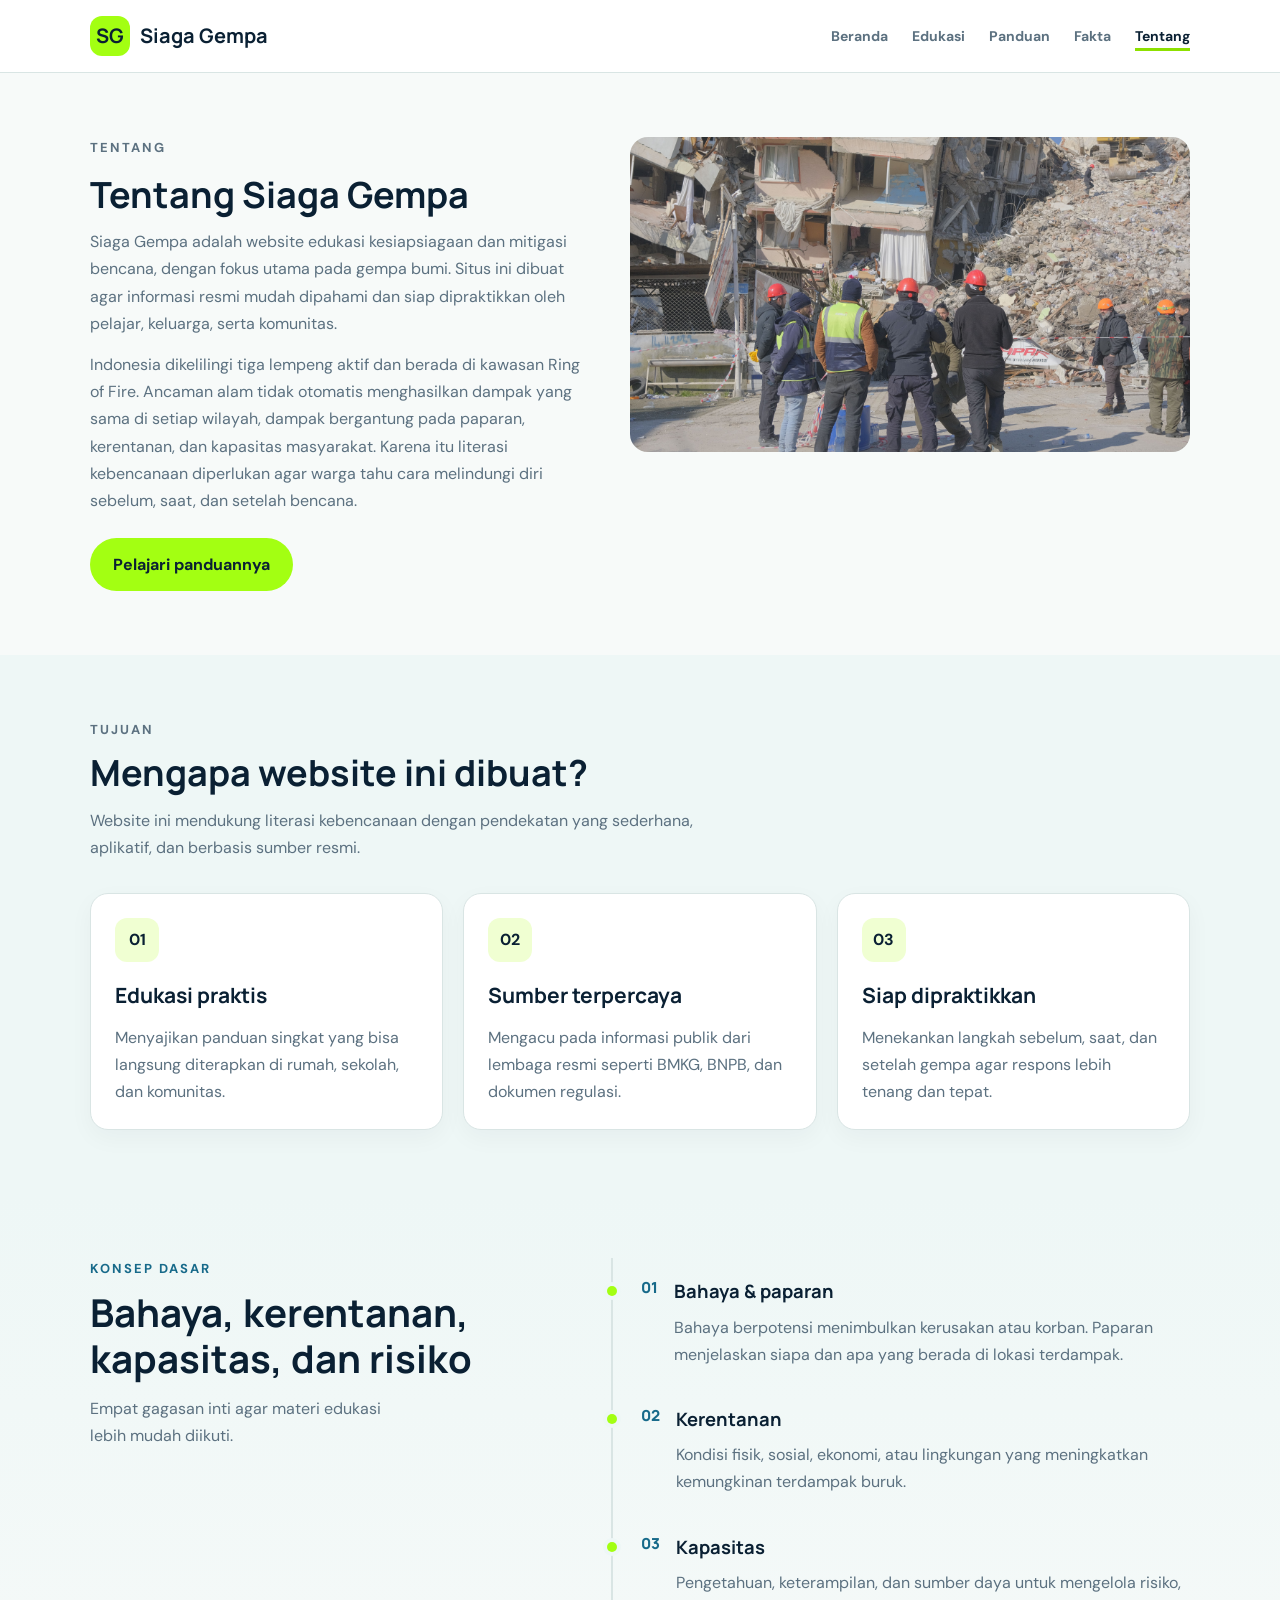
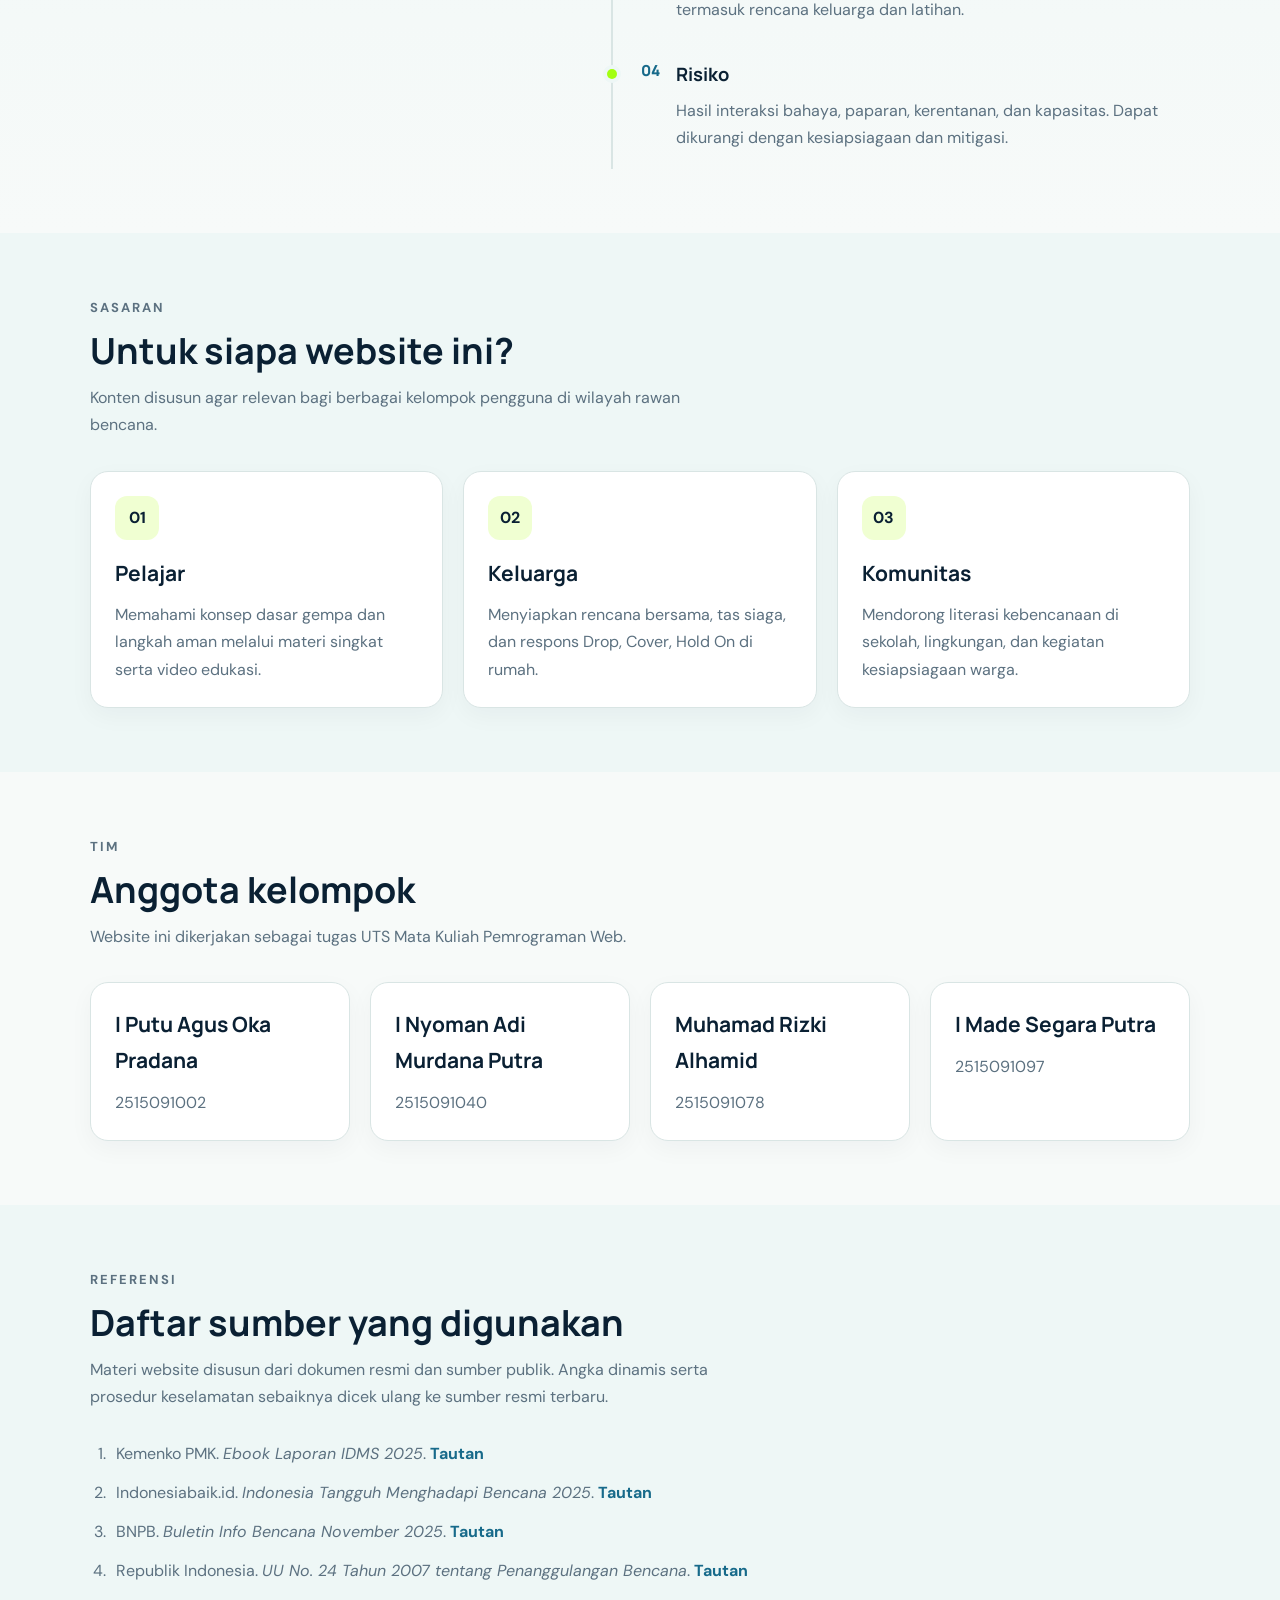
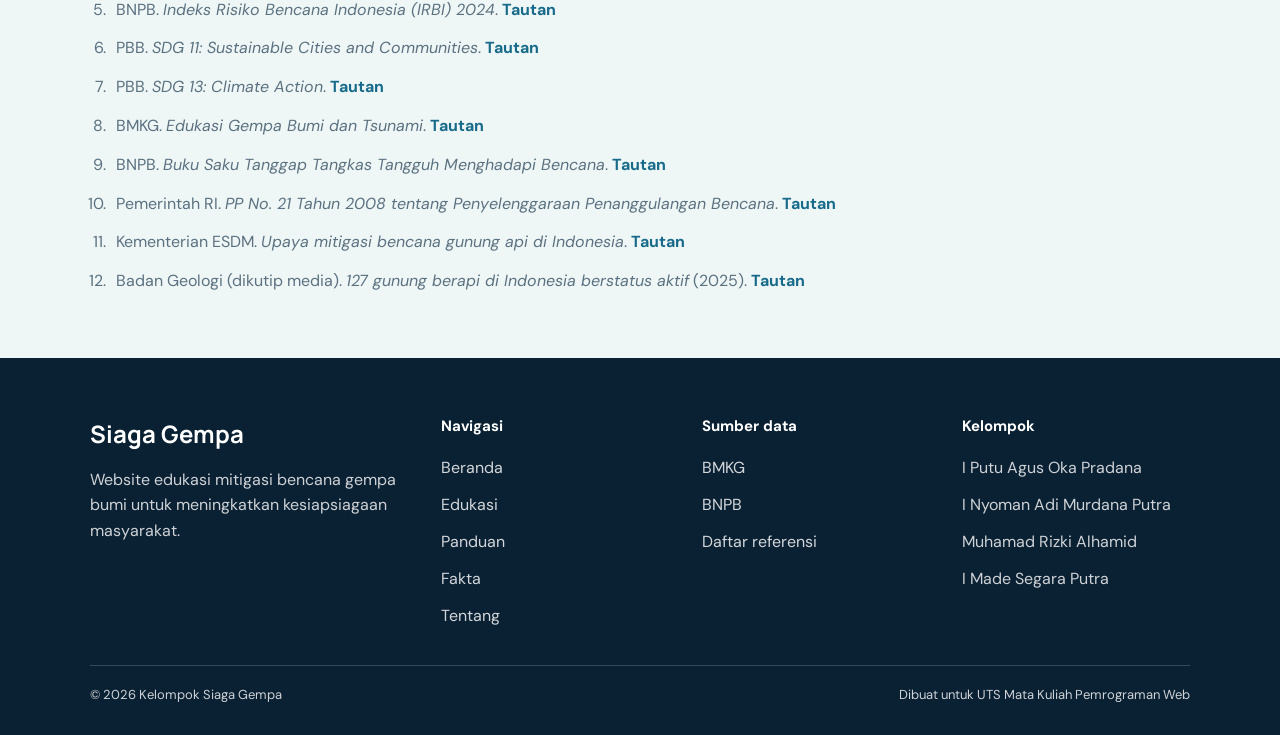
<file: tentang.html>
<!DOCTYPE html>
<html lang="id">
<head>
    <meta charset="UTF-8">
    <meta name="viewport" content="width=device-width, initial-scale=1.0">
    <title>Tentang | Siaga Gempa</title>
    <meta name="description" content="Tentang website Siaga Gempa: tujuan edukasi mitigasi bencana, konsep dasar risiko, dan daftar referensi.">
    <link rel="preconnect" href="https://fonts.googleapis.com">
    <link rel="preconnect" href="https://fonts.gstatic.com" crossorigin>
    <link href="https://fonts.googleapis.com/css2?family=DM+Sans:ital,opsz,wght@0,9..40,400;0,9..40,500;0,9..40,700;1,9..40,400&family=Manrope:wght@600;700;800&display=swap" rel="stylesheet">
    <link rel="stylesheet" href="style.css">
</head>
<body>
    <header class="header">
        <div class="container navbar">
            <a class="logo" href="index.html" aria-label="Siaga Gempa beranda">
                <span class="logo-mark" aria-hidden="true">SG</span>
                <span>Siaga Gempa</span>
            </a>

            <button class="nav-toggle" type="button" aria-label="Buka menu" aria-expanded="false" aria-controls="nav-menu">
                <svg width="22" height="22" viewBox="0 0 24 24" fill="none" aria-hidden="true">
                    <path d="M4 7H20M4 12H20M4 17H20" stroke="currentColor" stroke-width="2" stroke-linecap="round"/>
                </svg>
            </button>

            <nav id="nav-menu" class="nav-panel" aria-label="Navigasi utama">
                <ul class="nav-menu">
                    <li><a href="index.html">Beranda</a></li>
                    <li><a href="edukasi.html">Edukasi</a></li>
                    <li><a href="index.html#panduan">Panduan</a></li>
                    <li><a href="index.html#fakta">Fakta</a></li>
                    <li><a href="tentang.html" class="active">Tentang</a></li>
                </ul>
            </nav>
        </div>
    </header>

    <main>
        <section class="section">
            <div class="container split-layout">
                <div class="split-content about-content">
                    <p class="section-label">Tentang</p>
                    <h2>Tentang Siaga Gempa</h2>
                    <p>
                        Siaga Gempa adalah website edukasi kesiapsiagaan dan mitigasi bencana,
                        dengan fokus utama pada gempa bumi. Situs ini dibuat agar informasi resmi
                        mudah dipahami dan siap dipraktikkan oleh pelajar, keluarga, serta komunitas.
                    </p>
                    <p>
                        Indonesia dikelilingi tiga lempeng aktif dan berada di kawasan Ring of Fire.
                        Ancaman alam tidak otomatis menghasilkan dampak yang sama di setiap wilayah,
                        dampak bergantung pada paparan, kerentanan, dan kapasitas masyarakat.
                        Karena itu literasi kebencanaan diperlukan agar warga tahu cara melindungi diri
                        sebelum, saat, dan setelah bencana.
                    </p>
                    <a class="button button-primary" href="index.html#panduan">Pelajari panduannya</a>
                </div>

                <figure class="split-media split-media--lg">
                    <img
                        src="images/Tentang.jpg"
                        alt="Ilustrasi tentang Siaga Gempa"
                        width="720"
                        height="540"
                    >
                </figure>
            </div>
        </section>

        <section class="section section-alt">
            <div class="container">
                <div class="section-heading">
                    <p class="section-label">Tujuan</p>
                    <h2>Mengapa website ini dibuat?</h2>
                    <p>Website ini mendukung literasi kebencanaan dengan pendekatan yang sederhana, aplikatif, dan berbasis sumber resmi.</p>
                </div>

                <div class="card-grid">
                    <article class="info-card">
                        <div class="card-number">01</div>
                        <h3>Edukasi praktis</h3>
                        <p>Menyajikan panduan singkat yang bisa langsung diterapkan di rumah, sekolah, dan komunitas.</p>
                    </article>
                    <article class="info-card">
                        <div class="card-number">02</div>
                        <h3>Sumber terpercaya</h3>
                        <p>Mengacu pada informasi publik dari lembaga resmi seperti BMKG, BNPB, dan dokumen regulasi.</p>
                    </article>
                    <article class="info-card">
                        <div class="card-number">03</div>
                        <h3>Siap dipraktikkan</h3>
                        <p>Menekankan langkah sebelum, saat, dan setelah gempa agar respons lebih tenang dan tepat.</p>
                    </article>
                </div>
            </div>
        </section>

        <section class="section concept-section" aria-labelledby="konsep-title">
            <div class="container">
                <div class="concept-layout">
                    <header class="concept-intro">
                        <p class="section-label">Konsep dasar</p>
                        <h2 id="konsep-title">Bahaya, kerentanan, kapasitas, dan risiko</h2>
                        <p>Empat gagasan inti agar materi edukasi lebih mudah diikuti.</p>
                    </header>

                    <ol class="concept-flow">
                        <li>
                            <span class="concept-flow__num" aria-hidden="true">01</span>
                            <div>
                                <h3>Bahaya &amp; paparan</h3>
                                <p>Bahaya berpotensi menimbulkan kerusakan atau korban. Paparan menjelaskan siapa dan apa yang berada di lokasi terdampak.</p>
                            </div>
                        </li>
                        <li>
                            <span class="concept-flow__num" aria-hidden="true">02</span>
                            <div>
                                <h3>Kerentanan</h3>
                                <p>Kondisi fisik, sosial, ekonomi, atau lingkungan yang meningkatkan kemungkinan terdampak buruk.</p>
                            </div>
                        </li>
                        <li>
                            <span class="concept-flow__num" aria-hidden="true">03</span>
                            <div>
                                <h3>Kapasitas</h3>
                                <p>Pengetahuan, keterampilan, dan sumber daya untuk mengelola risiko, termasuk rencana keluarga dan latihan.</p>
                            </div>
                        </li>
                        <li>
                            <span class="concept-flow__num" aria-hidden="true">04</span>
                            <div>
                                <h3>Risiko</h3>
                                <p>Hasil interaksi bahaya, paparan, kerentanan, dan kapasitas. Dapat dikurangi dengan kesiapsiagaan dan mitigasi.</p>
                            </div>
                        </li>
                    </ol>
                </div>
            </div>
        </section>

        <section class="section section-alt">
            <div class="container">
                <div class="section-heading">
                    <p class="section-label">Sasaran</p>
                    <h2>Untuk siapa website ini?</h2>
                    <p>Konten disusun agar relevan bagi berbagai kelompok pengguna di wilayah rawan bencana.</p>
                </div>

                <div class="card-grid">
                    <article class="info-card">
                        <div class="card-number">01</div>
                        <h3>Pelajar</h3>
                        <p>Memahami konsep dasar gempa dan langkah aman melalui materi singkat serta video edukasi.</p>
                    </article>
                    <article class="info-card">
                        <div class="card-number">02</div>
                        <h3>Keluarga</h3>
                        <p>Menyiapkan rencana bersama, tas siaga, dan respons Drop, Cover, Hold On di rumah.</p>
                    </article>
                    <article class="info-card">
                        <div class="card-number">03</div>
                        <h3>Komunitas</h3>
                        <p>Mendorong literasi kebencanaan di sekolah, lingkungan, dan kegiatan kesiapsiagaan warga.</p>
                    </article>
                </div>
            </div>
        </section>

        <section class="section">
            <div class="container">
                <div class="section-heading">
                    <p class="section-label">Tim</p>
                    <h2>Anggota kelompok</h2>
                    <p>Website ini dikerjakan sebagai tugas UTS Mata Kuliah Pemrograman Web.</p>
                </div>

                <div class="card-grid team-grid">
                    <article class="info-card">
                        <h3>I Putu Agus Oka Pradana</h3>
                        <p>2515091002</p>
                    </article>
                    <article class="info-card">
                        <h3>I Nyoman Adi Murdana Putra</h3>
                        <p>2515091040</p>
                    </article>
                    <article class="info-card">
                        <h3>Muhamad Rizki Alhamid</h3>
                        <p>2515091078</p>
                    </article>
                    <article class="info-card">
                        <h3>I Made Segara Putra</h3>
                        <p>2515091097</p>
                    </article>
                </div>
            </div>
        </section>

        <section class="section section-alt" id="referensi">
            <div class="container">
                <div class="section-heading">
                    <p class="section-label">Referensi</p>
                    <h2>Daftar sumber yang digunakan</h2>
                    <p>
                        Materi website disusun dari dokumen resmi dan sumber publik.
                        Angka dinamis serta prosedur keselamatan sebaiknya dicek ulang ke sumber resmi terbaru.
                    </p>
                </div>

                <ol class="ref-list">
                    <li>
                        Kemenko PMK. <em>Ebook Laporan IDMS 2025</em>.
                        <a href="https://www2.kemenkopmk.go.id/sites/default/files/artikel/2026-04/Ebook_Laporan%20IDMS%202025.pdf" target="_blank" rel="noopener noreferrer">Tautan</a>
                    </li>
                    <li>
                        Indonesiabaik.id. <em>Indonesia Tangguh Menghadapi Bencana 2025</em>.
                        <a href="https://indonesiabaik.id/infografis/indonesia-tangguh-menghadapi-bencana-2025" target="_blank" rel="noopener noreferrer">Tautan</a>
                    </li>
                    <li>
                        BNPB. <em>Buletin Info Bencana November 2025</em>.
                        <a href="https://bnpb.go.id/storage/app/media/Buletin%20Info%20Bencana/2025%20Buletin%20Info%20Bencana/2025%20November/Buletin%20Info%20Bencana%20November%202025.pdf" target="_blank" rel="noopener noreferrer">Tautan</a>
                    </li>
                    <li>
                        Republik Indonesia. <em>UU No. 24 Tahun 2007 tentang Penanggulangan Bencana</em>.
                        <a href="https://jdih.esdm.go.id/storage/document/uu-24-2007.pdf" target="_blank" rel="noopener noreferrer">Tautan</a>
                    </li>
                    <li>
                        BNPB. <em>Indeks Risiko Bencana Indonesia (IRBI) 2024</em>.
                        <a href="https://bpbd.dumaikota.go.id/assets/backend/dokumen/683529c8536ef.pdf" target="_blank" rel="noopener noreferrer">Tautan</a>
                    </li>
                    <li>
                        PBB. <em>SDG 11: Sustainable Cities and Communities</em>.
                        <a href="https://sdgs.un.org/goals/goal11" target="_blank" rel="noopener noreferrer">Tautan</a>
                    </li>
                    <li>
                        PBB. <em>SDG 13: Climate Action</em>.
                        <a href="https://sdgs.un.org/goals/goal13" target="_blank" rel="noopener noreferrer">Tautan</a>
                    </li>
                    <li>
                        BMKG. <em>Edukasi Gempa Bumi dan Tsunami</em>.
                        <a href="https://www.bmkg.go.id/gempabumi/mitigasi/edukasi-gempabumi-tsunami" target="_blank" rel="noopener noreferrer">Tautan</a>
                    </li>
                    <li>
                        BNPB. <em>Buku Saku Tanggap Tangkas Tangguh Menghadapi Bencana</em>.
                        <a href="https://www.bnpb.go.id/buku/buku-saku-bencana" target="_blank" rel="noopener noreferrer">Tautan</a>
                    </li>
                    <li>
                        Pemerintah RI. <em>PP No. 21 Tahun 2008 tentang Penyelenggaraan Penanggulangan Bencana</em>.
                        <a href="https://jdih.kemenkeu.go.id/fulltext/2008/21TAHUN2008PP.htm" target="_blank" rel="noopener noreferrer">Tautan</a>
                    </li>
                    <li>
                        Kementerian ESDM. <em>Upaya mitigasi bencana gunung api di Indonesia</em>.
                        <a href="https://esdm.go.id/id/media-center/arsip-berita/kementerian-esdm-terus-tingkatkan-upaya-mitigasi-bencana-gunung-api-di-indonesia-" target="_blank" rel="noopener noreferrer">Tautan</a>
                    </li>
                    <li>
                        Badan Geologi (dikutip media). <em>127 gunung berapi di Indonesia berstatus aktif</em> (2025).
                        <a href="https://cnnindonesia.com/nasional/20251220091715-20-1308907/badan-geologi-127-gunung-berapi-di-indonesia-berstatus-aktif" target="_blank" rel="noopener noreferrer">Tautan</a>
                    </li>
                </ol>
            </div>
        </section>
    </main>

    <footer class="footer">
        <div class="container">
            <div class="footer-grid">
                <div class="footer-brand">
                    <h2>Siaga Gempa</h2>
                    <p>Website edukasi mitigasi bencana gempa bumi untuk meningkatkan kesiapsiagaan masyarakat.</p>
                </div>

                <div class="footer-col">
                    <h3>Navigasi</h3>
                    <ul class="footer-links">
                        <li><a href="index.html">Beranda</a></li>
                        <li><a href="index.html#edukasi">Edukasi</a></li>
                        <li><a href="index.html#panduan">Panduan</a></li>
                        <li><a href="index.html#fakta">Fakta</a></li>
                        <li><a href="tentang.html">Tentang</a></li>
                    </ul>
                </div>

                <div class="footer-col">
                    <h3>Sumber data</h3>
                    <ul class="footer-links">
                        <li><a href="https://www.bmkg.go.id/" target="_blank" rel="noopener noreferrer">BMKG</a></li>
                        <li><a href="https://www.bnpb.go.id/" target="_blank" rel="noopener noreferrer">BNPB</a></li>
                        <li><a href="tentang.html#referensi">Daftar referensi</a></li>
                    </ul>
                </div>

                <div class="footer-col">
                    <h3>Kelompok</h3>
                    <ul class="footer-links">
                        <li>I Putu Agus Oka Pradana</li>
                        <li>I Nyoman Adi Murdana Putra</li>
                        <li>Muhamad Rizki Alhamid</li>
                        <li>I Made Segara Putra</li>
                    </ul>
                </div>
            </div>

            <div class="footer-bottom">
                <p>© 2026 Kelompok Siaga Gempa</p>
                <p>Dibuat untuk UTS Mata Kuliah Pemrograman Web</p>
            </div>
        </div>
    </footer>

    <script>
        const toggle = document.querySelector(".nav-toggle");
        const panel = document.querySelector(".nav-panel");

        if (toggle && panel) {
            toggle.addEventListener("click", () => {
                const isOpen = panel.classList.toggle("open");
                toggle.setAttribute("aria-expanded", String(isOpen));
            });

            panel.querySelectorAll("a").forEach((link) => {
                link.addEventListener("click", () => {
                    panel.classList.remove("open");
                    toggle.setAttribute("aria-expanded", "false");
                });
            });
        }
    </script>
</body>
</html>
</file>
<file: style.css>
* {
    box-sizing: border-box;
    margin: 0;
    padding: 0;
}

:root {
    --green: #A3FF12;
    --green-hover: #8DE000;
    --green-soft: #F0FFD2;
    --blue-dark: #0A2033;
    --blue: #176A8A;
    --blue-light: #DDF3FA;
    --background: #F7FAF9;
    --white: #FFFFFF;
    --border: #D9E5E4;
    --text: #173044;
    --text-muted: #5C7180;
}

html {
    scroll-behavior: smooth;
}

body {
    background-color: var(--background);
    color: var(--text);
    font-family: "DM Sans", Arial, Helvetica, sans-serif;
    font-size: 16px;
    line-height: 1.7;
}

img {
    display: block;
    max-width: 100%;
    height: auto;
}

a {
    color: var(--blue);
    text-decoration: none;
}

button,
input,
select,
textarea {
    font: inherit;
}

button {
    cursor: pointer;
}

:focus-visible {
    outline: 3px solid var(--blue);
    outline-offset: 3px;
}

.container {
    width: min(1100px, 90%);
    margin: 0 auto;
}

.section {
    padding: 64px 0;
}

.section-alt {
    background-color: #EEF7F6;
}

.section-heading {
    max-width: 760px;
    margin-bottom: 32px;
}

.section-label {
    margin-bottom: 10px;
    color: var(--blue);
    font-size: 13px;
    font-weight: bold;
    letter-spacing: 2px;
    text-transform: uppercase;
}

.section-heading h2 {
    margin-bottom: 12px;
    color: var(--blue-dark);
    font-family: "Manrope", Arial, sans-serif;
    font-size: 36px;
    line-height: 1.2;
}

.section-heading > p {
    max-width: 650px;
    color: var(--text-muted);
}


/* =========================
   SHARED — NAVIGATION
========================= */

.header {
    position: sticky;
    top: 0;
    z-index: 100;
    border-bottom: 1px solid var(--border);
    background-color: rgba(255, 255, 255, 0.96);
}

.navbar {
    position: relative;
    min-height: 72px;
    display: flex;
    align-items: center;
    justify-content: space-between;
    gap: 24px;
}

.logo {
    display: flex;
    align-items: center;
    gap: 10px;
    color: var(--blue-dark);
    font-family: "Manrope", Arial, sans-serif;
    font-size: 20px;
    font-weight: bold;
}

.logo-mark {
    display: flex;
    width: 40px;
    height: 40px;
    align-items: center;
    justify-content: center;
    border-radius: 12px;
    background-color: var(--green);
    color: var(--blue-dark);
}

.nav-menu {
    display: flex;
    align-items: center;
    gap: 24px;
    list-style: none;
}

.nav-menu a {
    color: var(--text-muted);
    font-size: 14px;
    font-weight: bold;
    transition: color 0.2s ease;
}

.nav-menu a:hover,
.nav-menu a.active {
    color: var(--blue-dark);
}

.nav-menu a.active {
    text-decoration: underline;
    text-decoration-color: var(--green-hover);
    text-decoration-thickness: 3px;
    text-underline-offset: 7px;
}

.nav-toggle {
    display: none;
    width: 44px;
    height: 44px;
    align-items: center;
    justify-content: center;
    border: 0;
    border-radius: 10px;
    background-color: transparent;
    color: var(--blue-dark);
}

.nav-toggle:hover,
.nav-toggle:focus-visible {
    background-color: var(--blue-light);
}


/* =========================
   SHARED — BUTTONS & CARDS
========================= */

.button {
    display: inline-block;
    padding: 12px 22px;
    border: 1px solid transparent;
    border-radius: 999px;
    font-weight: bold;
    text-align: center;
    transition: background-color 0.2s ease, transform 0.2s ease;
}

.button:hover {
    transform: translateY(-2px);
}

.button-primary {
    background-color: var(--green);
    color: var(--blue-dark);
}

.button-primary:hover {
    background-color: var(--green-hover);
}

.button-secondary {
    border-color: var(--border);
    background-color: var(--white);
    color: var(--blue-dark);
}

.button-secondary:hover {
    border-color: var(--blue);
    background-color: var(--blue-light);
}

.card-grid {
    display: grid;
    grid-template-columns: repeat(3, minmax(0, 1fr));
    gap: 20px;
}

.info-card {
    padding: 24px;
    border: 1px solid var(--border);
    border-radius: 18px;
    background-color: var(--white);
    box-shadow: 0 8px 24px rgba(10, 32, 51, 0.04);
    transition: transform 0.2s ease, box-shadow 0.2s ease;
}

.info-card:hover {
    transform: translateY(-3px);
    box-shadow: 0 14px 32px rgba(10, 32, 51, 0.09);
}

.card-number {
    display: flex;
    width: 44px;
    height: 44px;
    align-items: center;
    justify-content: center;
    margin-bottom: 16px;
    border-radius: 12px;
    background-color: var(--green-soft);
    color: var(--blue-dark);
    font-weight: bold;
}

.info-card h3 {
    margin-bottom: 10px;
    color: var(--blue-dark);
    font-family: "Manrope", Arial, sans-serif;
    font-size: 21px;
}

.info-card p {
    color: var(--text-muted);
}

.section-alt .info-card p + p {
    margin-top: 10px;
}


/* =========================
   SHARED — SPLIT LAYOUT
========================= */

.split-layout {
    display: flex;
    align-items: flex-start;
    gap: 40px;
}

.split-content {
    flex: 1 1 0;
    min-width: 0;
}

.split-content > h2 {
    margin-bottom: 12px;
    color: var(--blue-dark);
    font-family: "Manrope", Arial, sans-serif;
    font-size: 36px;
    line-height: 1.2;
}

.split-lead {
    max-width: 540px;
    margin-bottom: 24px;
    color: var(--text-muted);
}

.split-media {
    flex: 0 0 min(42%, 420px);
    width: min(42%, 420px);
    margin: 0;
}

.split-media--lg {
    flex: 0 0 min(52%, 560px);
    width: min(52%, 560px);
}

.split-media img {
    display: block;
    width: 100%;
    height: auto;
    object-fit: cover;
    border-radius: 18px;
}

.split-media figcaption {
    margin-top: 10px;
    color: var(--text-muted);
    font-size: 13px;
}


/* =========================
   SHARED — FOOTER
========================= */

.footer {
    padding: 56px 0 28px;
    background-color: var(--blue-dark);
    color: rgba(255, 255, 255, 0.8);
}

.footer h2,
.footer h3 {
    color: var(--white);
}

.footer a {
    color: rgba(255, 255, 255, 0.82);
}

.footer a:hover {
    color: var(--green);
}

.footer-grid {
    display: grid;
    grid-template-columns: 1.4fr repeat(3, minmax(0, 1fr));
    gap: 32px;
}

.footer-brand h2 {
    margin-bottom: 12px;
    font-family: "Manrope", Arial, sans-serif;
    font-size: 24px;
}

.footer-brand p {
    max-width: 320px;
    line-height: 1.6;
}

.footer-col h3 {
    margin-bottom: 14px;
    font-size: 15px;
}

.footer-links {
    list-style: none;
    display: grid;
    gap: 10px;
}

.footer-links a {
    transition: color 0.2s ease;
}

.footer-bottom {
    display: flex;
    align-items: center;
    justify-content: space-between;
    gap: 20px;
    margin-top: 36px;
    padding-top: 18px;
    border-top: 1px solid rgba(255, 255, 255, 0.18);
    font-size: 13px;
}


/* ==================================================
   INDEX START
================================================== */

/* --- Index: Hero --- */

.hero {
    padding: 64px 0;
    background: linear-gradient(120deg, var(--green-soft) 0%, #DDF7F5 50%, var(--blue-light) 100%);
}

.hero-grid {
    display: grid;
    grid-template-columns: 1.05fr 0.95fr;
    align-items: center;
    gap: 40px;
}

.hero-content {
    max-width: 650px;
}

.hero-label {
    margin-bottom: 16px;
    color: var(--blue);
    font-size: 13px;
    font-weight: bold;
    letter-spacing: 2px;
    text-transform: uppercase;
}

.hero h1 {
    margin-bottom: 20px;
    color: var(--blue-dark);
    font-family: "Manrope", Arial, sans-serif;
    font-size: 56px;
    line-height: 1.08;
    letter-spacing: -1px;
}

.hero h1 em {
    font-style: italic;
    font-weight: inherit;
}

.hero-description {
    max-width: 570px;
    margin-bottom: 24px;
    color: #164A68;
    font-size: 18px;
}

.hero-actions {
    display: flex;
    flex-wrap: wrap;
    gap: 12px;
}

.hero-visual {
    overflow: hidden;
    border-radius: 16px;
}

.hero-visual img {
    display: block;
    width: 100%;
    min-height: 440px;
    height: 100%;
    object-fit: cover;
    transform: scale(1.08);
    transform-origin: center;
}

/* --- Index: Fakta / data singkat --- */

.fact-grid {
    grid-template-columns: repeat(4, minmax(0, 1fr));
}

.stat-card .stat-value {
    margin-bottom: 10px;
    color: var(--blue-dark);
    font-family: "Manrope", Arial, sans-serif;
    font-size: clamp(2rem, 4vw, 2.75rem);
    font-weight: 800;
    line-height: 1;
    letter-spacing: -0.03em;
}

.stat-card h3 {
    margin-bottom: 8px;
}

.fact-source {
    margin-top: 20px;
    color: var(--text-muted);
    font-size: 13px;
}

.fact-source a {
    font-weight: 700;
}

/* --- Index: Video edukasi --- */

.video-grid {
    display: grid;
    grid-template-columns: repeat(3, minmax(0, 1fr));
    gap: 20px;
}

.video-card h3 {
    margin: 14px 0 6px;
    color: var(--blue-dark);
    font-family: "Manrope", Arial, sans-serif;
    font-size: 18px;
}

.video-card p {
    color: var(--text-muted);
    font-size: 14px;
}

.video-frame {
    position: relative;
    aspect-ratio: 16 / 9;
    overflow: hidden;
    border-radius: 14px;
    background: #0A2033;
}

.video-frame iframe {
    position: absolute;
    inset: 0;
    width: 100%;
    height: 100%;
    border: 0;
}

.video-note {
    margin-top: 24px;
    color: var(--text-muted);
    font-size: 14px;
}

.video-note a {
    font-weight: 700;
}

/* --- Index: teaser tentang di beranda --- */

#tentang .split-media img {
    min-height: 360px;
    max-height: 480px;
}

/* ==================================================
   INDEX END
================================================== */


/* ==================================================
   TENTANG START
================================================== */

/* --- Tentang: intro / about content --- */

.about-content p {
    max-width: 540px;
    margin-bottom: 14px;
    color: var(--text-muted);
}

.about-content .button {
    margin-top: 10px;
}

.prose {
    max-width: 900px;
}

.prose h3 {
    margin: 28px 0 10px;
    color: var(--blue-dark);
    font-family: "Manrope", Arial, sans-serif;
    font-size: 22px;
}

.prose > p,
.prose .section-heading + h3 {
    color: var(--text-muted);
}

.prose > p {
    margin-bottom: 14px;
    max-width: 760px;
}

/* --- Tentang: konsep dasar --- */

.concept-section {
    background: linear-gradient(180deg, #EEF7F6 0%, #F7FAF9 100%);
}

.concept-layout {
    display: grid;
    grid-template-columns: minmax(220px, 0.9fr) 1.1fr;
    gap: clamp(28px, 5vw, 48px);
    align-items: start;
}

.concept-intro h2 {
    margin-bottom: 12px;
    color: var(--blue-dark);
    font-family: "Manrope", Arial, sans-serif;
    font-size: clamp(1.85rem, 3.5vw, 2.4rem);
    line-height: 1.2;
}

.concept-intro > p:last-child {
    color: var(--text-muted);
    max-width: 320px;
}

.concept-flow {
    list-style: none;
    display: grid;
    gap: 0;
    border-left: 2px solid var(--border);
}

.concept-flow li {
    position: relative;
    display: grid;
    grid-template-columns: auto 1fr;
    gap: 16px;
    padding: 18px 0 18px 28px;
}

.concept-flow li::before {
    content: "";
    position: absolute;
    left: -6px;
    top: 28px;
    width: 10px;
    height: 10px;
    border-radius: 50%;
    background: var(--green);
    box-shadow: 0 0 0 4px #EEF7F6;
}

.concept-flow__num {
    color: var(--blue);
    font-family: "Manrope", Arial, sans-serif;
    font-size: 0.95rem;
    font-weight: 800;
    line-height: 1.6;
}

.concept-flow h3 {
    margin-bottom: 6px;
    color: var(--blue-dark);
    font-family: "Manrope", Arial, sans-serif;
    font-size: 1.15rem;
}

.concept-flow p {
    color: var(--text-muted);
}

/* --- Tentang: tim --- */

.team-grid {
    grid-template-columns: repeat(4, minmax(0, 1fr));
}

/* --- Tentang: referensi --- */

.ref-list {
    display: grid;
    gap: 14px;
    padding-left: 1.25rem;
    color: var(--text-muted);
}

.ref-list li {
    padding-left: 6px;
    line-height: 1.55;
}

.ref-list a {
    font-weight: 700;
    color: var(--blue);
}

.ref-list a:hover {
    color: var(--blue-dark);
}

/* ==================================================
   TENTANG END
================================================== */


/* =========================
   SHARED — RESPONSIVE TABLET
========================= */

@media (max-width: 900px) {
    .section {
        padding: 52px 0;
    }

    .nav-menu {
        gap: 14px;
    }

    .card-grid,
    .fact-grid,
    .team-grid {
        grid-template-columns: repeat(2, minmax(0, 1fr));
    }

    .split-layout {
        gap: 28px;
    }

    .split-media {
        flex-basis: min(40%, 360px);
        width: min(40%, 360px);
    }

    .split-media--lg {
        flex-basis: min(48%, 440px);
        width: min(48%, 440px);
    }

    .footer-grid {
        grid-template-columns: repeat(2, minmax(0, 1fr));
    }

    /* Index */
    .hero-grid {
        gap: 28px;
    }

    .hero h1 {
        font-size: 44px;
    }

    .video-grid {
        grid-template-columns: 1fr;
    }
}


/* =========================
   SHARED — RESPONSIVE MOBILE
========================= */

@media (max-width: 680px) {
    .navbar {
        min-height: 66px;
        gap: 12px;
    }

    .nav-toggle {
        display: flex;
        margin-left: auto;
        order: 2;
    }

    .logo {
        order: 1;
    }

    .nav-panel {
        display: none;
        position: absolute;
        top: 100%;
        left: 50%;
        right: auto;
        order: 3;
        z-index: 110;
        width: 100vw;
        margin: 0;
        padding: 8px 5vw 12px;
        border-bottom: 1px solid var(--border);
        background-color: #ffffff;
        box-shadow: 0 12px 24px rgba(10, 32, 51, 0.08);
        transform: translateX(-50%);
    }

    .nav-panel.open {
        display: block;
    }

    .nav-menu {
        display: flex;
        width: 100%;
        flex-direction: column;
        align-items: stretch;
        gap: 0;
    }

    .nav-menu a {
        display: block;
        padding: 12px 0;
        border-bottom: 1px solid #EEF4F3;
        font-size: 16px;
    }

    .nav-menu a:last-child {
        border-bottom: 0;
    }

    .nav-menu a.active {
        text-decoration: none;
        color: var(--blue-dark);
    }

    .section-heading h2 {
        font-size: 30px;
    }

    .card-grid,
    .fact-grid,
    .team-grid,
    .video-grid {
        grid-template-columns: 1fr;
    }

    .split-layout {
        flex-direction: column;
    }

    .split-media,
    .split-media--lg {
        flex-basis: auto;
        width: 100%;
        order: 0;
    }

    .split-content > h2 {
        font-size: 30px;
    }

    .footer-grid {
        grid-template-columns: 1fr;
        gap: 28px;
    }

    .footer-bottom {
        align-items: flex-start;
        flex-direction: column;
    }

    /* Index */
    .hero {
        padding: 48px 0;
    }

    .hero-grid {
        grid-template-columns: 1fr;
        gap: 28px;
    }

    .hero-visual img {
        min-height: 280px;
    }

    .hero h1 {
        font-size: 40px;
    }

    .hero-description {
        font-size: 16px;
    }

    .hero-actions {
        flex-direction: column;
        align-items: stretch;
    }

    .hero-actions .button {
        width: 100%;
    }

    #tentang .split-media img {
        min-height: 260px;
        max-height: none;
    }

    /* Tentang */
    .concept-layout {
        grid-template-columns: 1fr;
        gap: 24px;
    }

    .concept-intro > p:last-child {
        max-width: none;
    }
}


/* =========================
   SHARED — SMALL MOBILE
========================= */

@media (max-width: 800px) {
    .concept-layout {
        grid-template-columns: 1fr;
        gap: 24px;
    }

    .concept-intro > p:last-child {
        max-width: none;
    }
}

@media (max-width: 400px) {
    .hero h1 {
        font-size: 34px;
    }

    .section-heading h2 {
        font-size: 27px;
    }

    .info-card {
        padding: 20px;
    }
}
</file>
